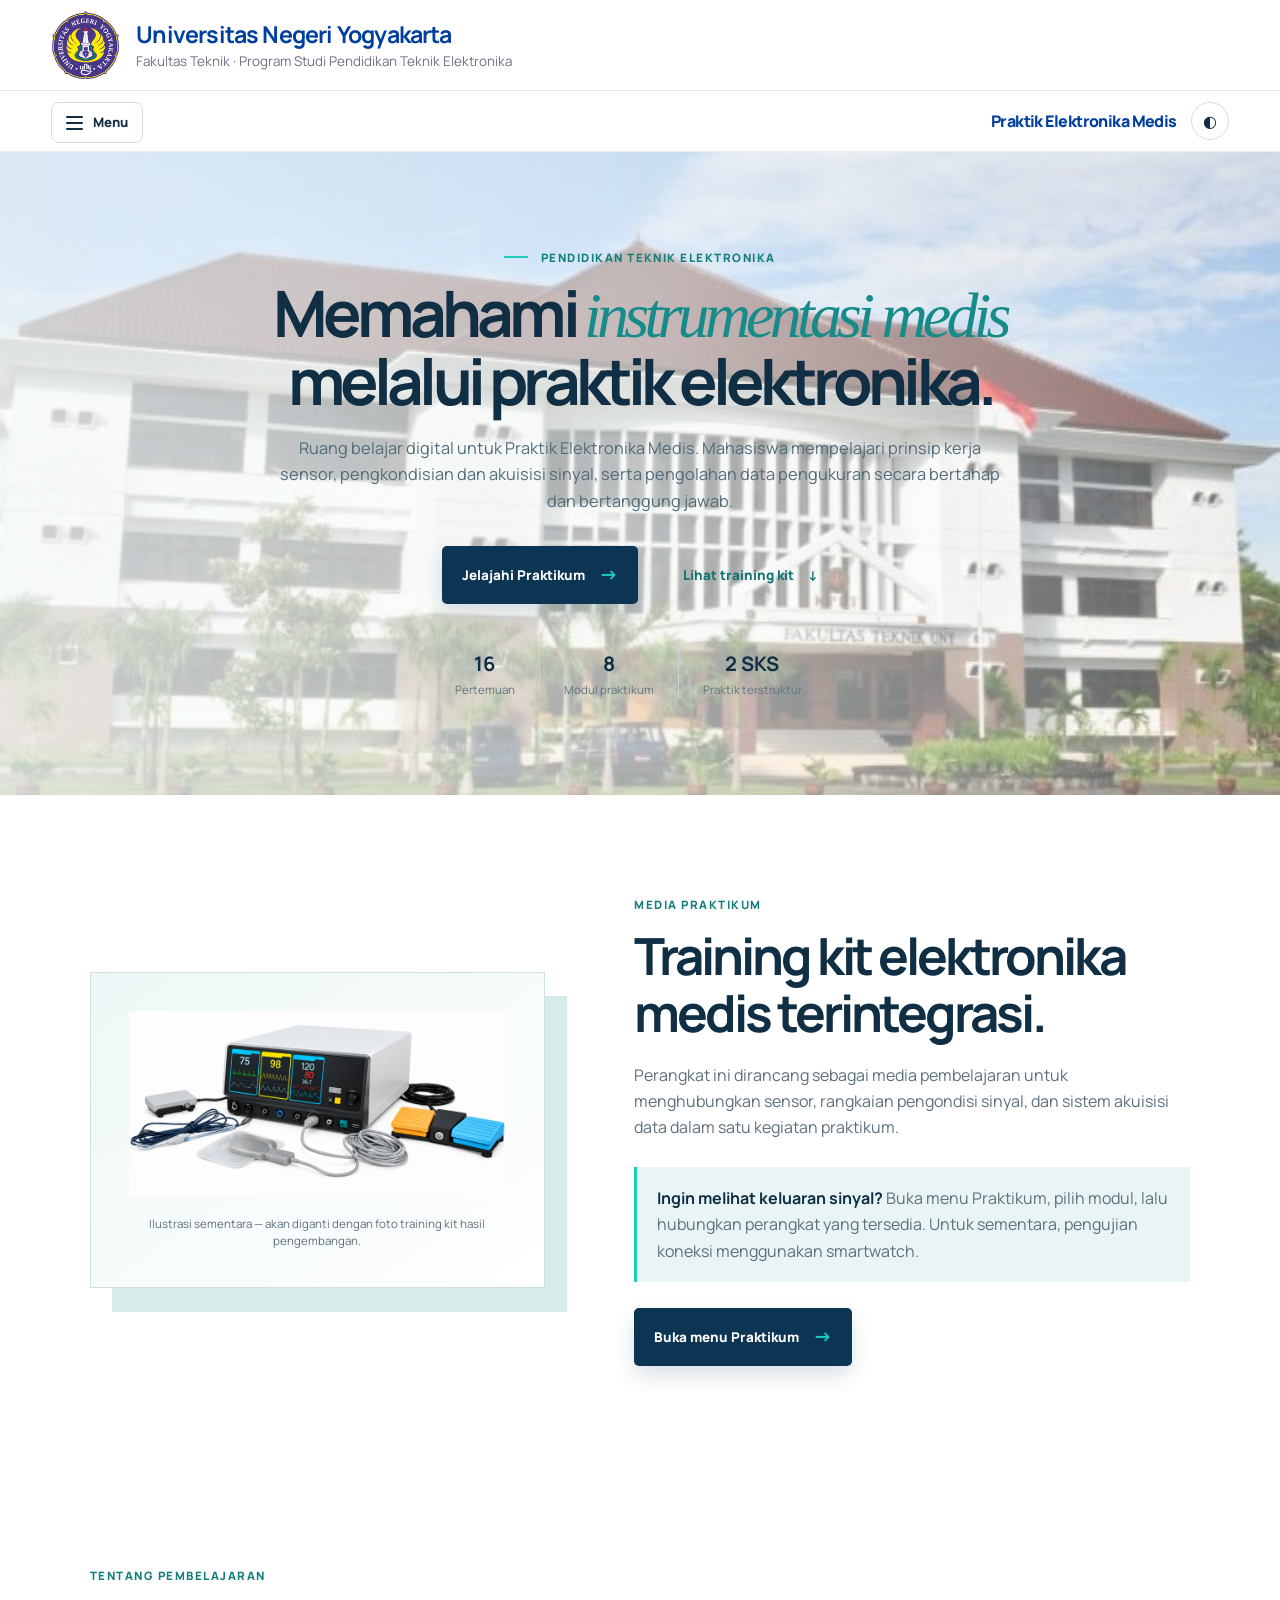
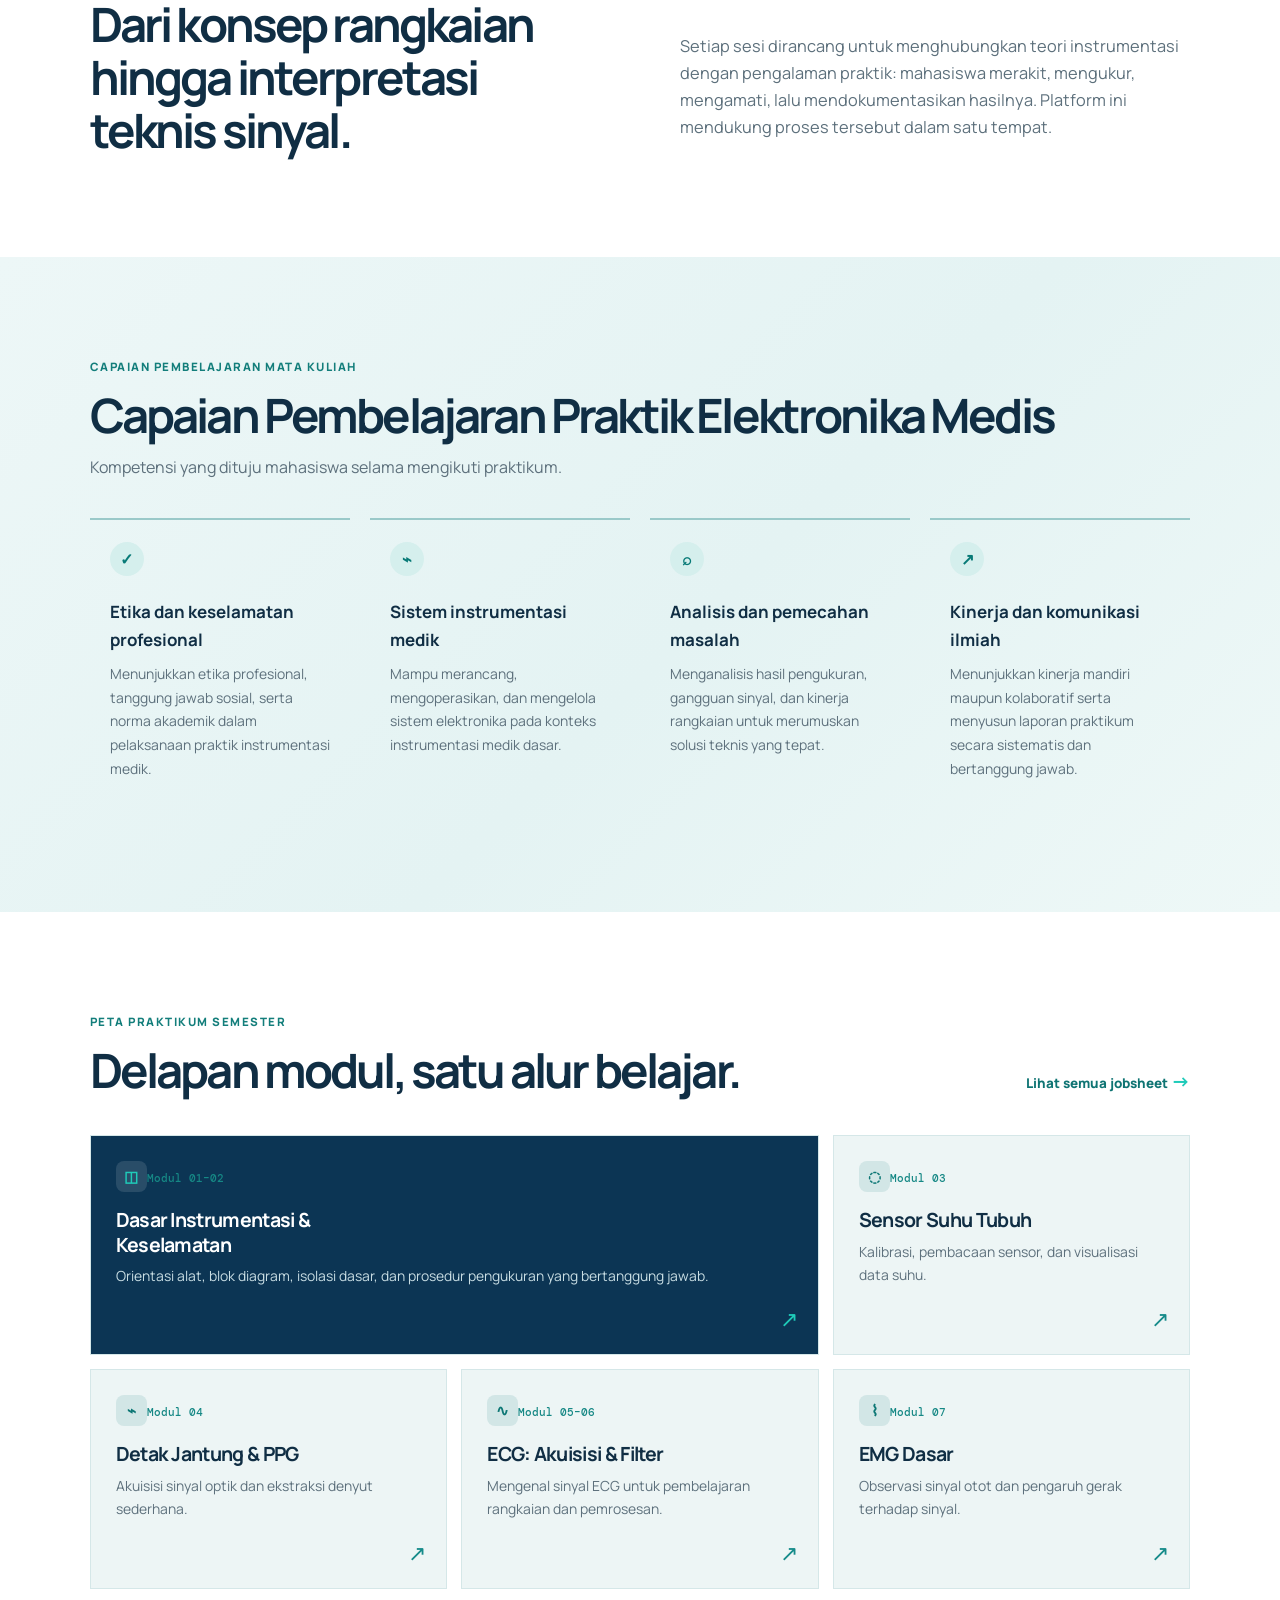
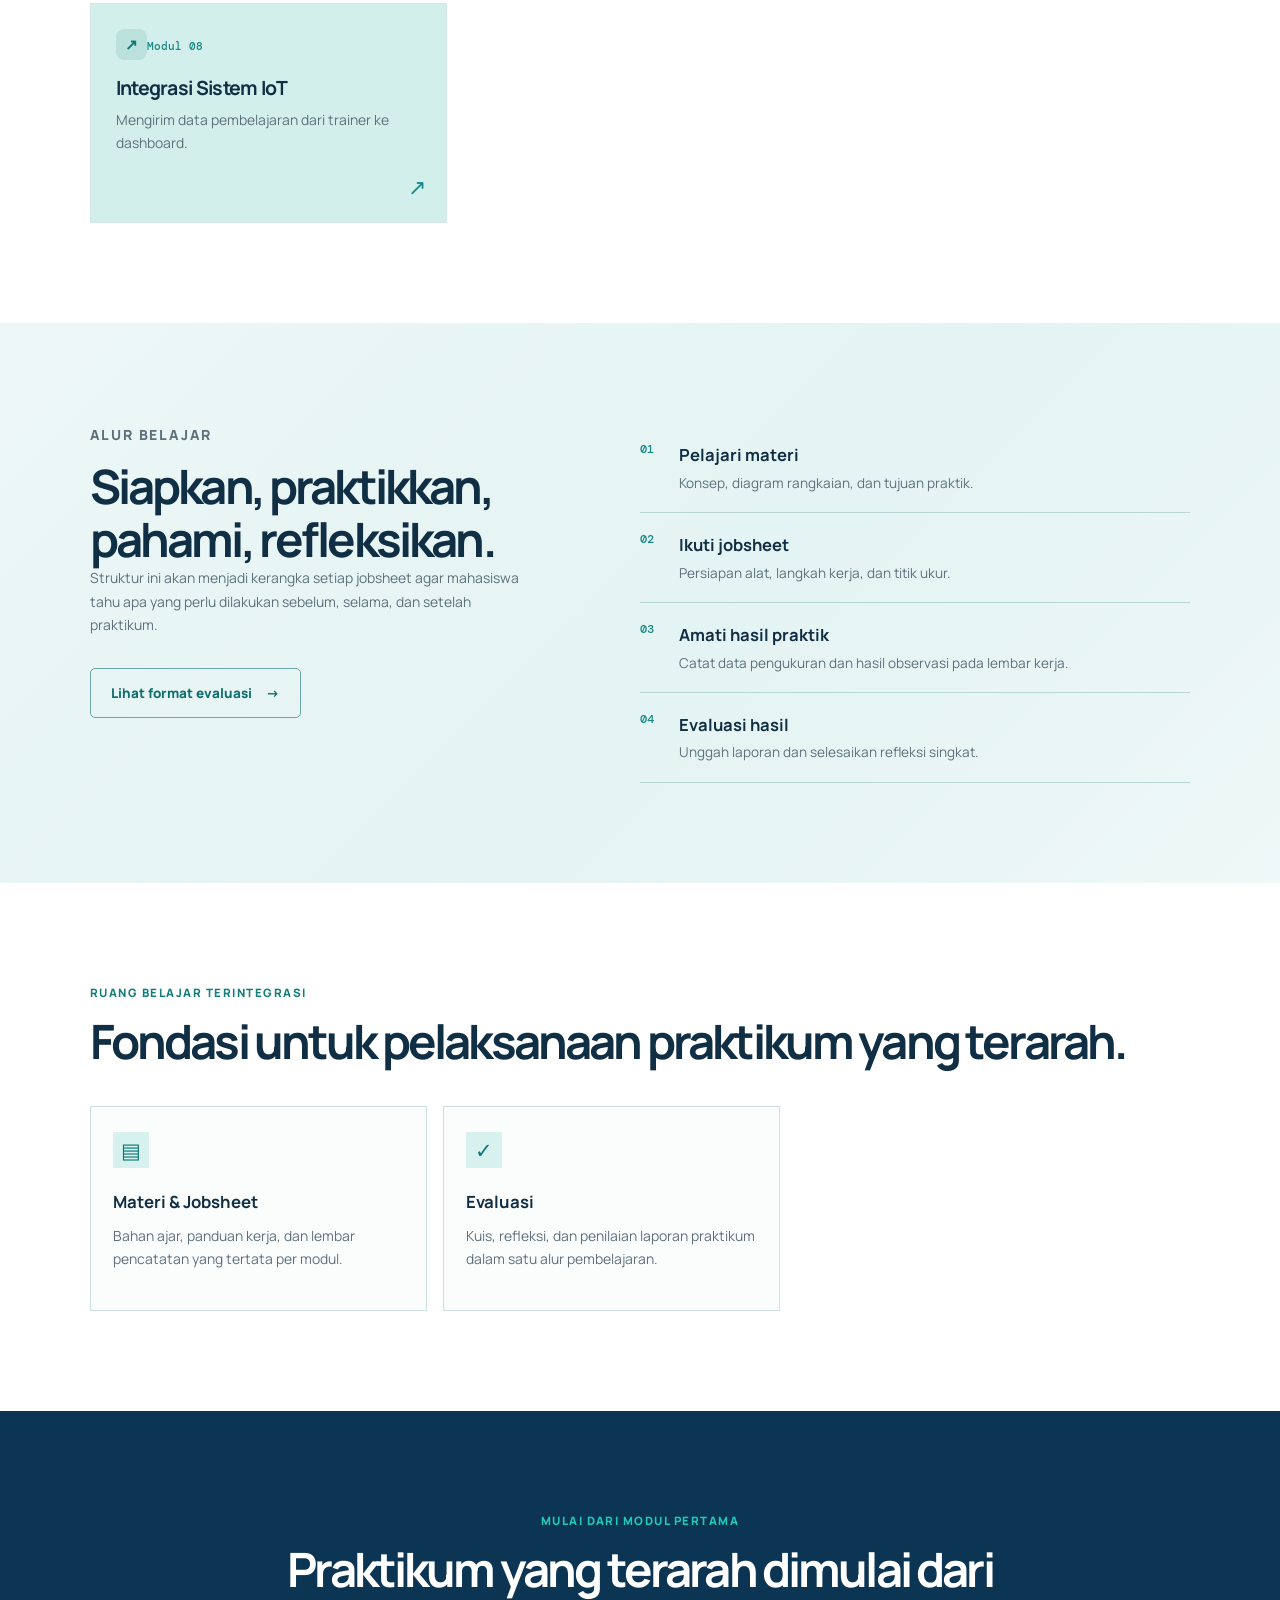
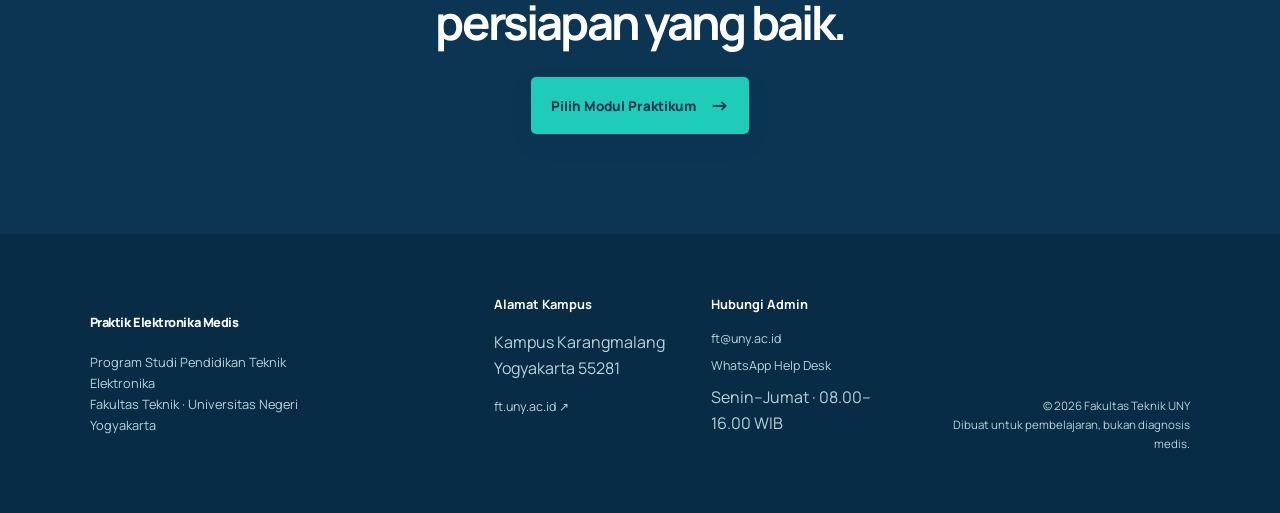
<file: index.html>
<!doctype html>
<html lang="id">
<head>
  <meta charset="UTF-8" />
  <meta name="viewport" content="width=device-width, initial-scale=1.0" />
  <meta name="description" content="Platform pembelajaran untuk mata kuliah Praktik Elektronika Medis, Pendidikan Teknik Elektronika." />
  <title>Praktik Elektronika Medis | PTE UNY</title>
  <link rel="preconnect" href="https://fonts.googleapis.com" />
  <link rel="preconnect" href="https://fonts.gstatic.com" crossorigin />
  <link href="https://fonts.googleapis.com/css2?family=DM+Mono:wght@400;500&family=Manrope:wght@400;500;600;700;800&display=swap" rel="stylesheet" />
  <link rel="icon" type="image/svg+xml" href="data:image/svg+xml,%3Csvg xmlns='http://www.w3.org/2000/svg' viewBox='0 0 64 64'%3E%3Crect width='64' height='64' rx='14' fill='%230b3b62'/%3E%3Cpath d='M10 35h10l5-15 8 29 7-18h14' fill='none' stroke='%2349d8c5' stroke-width='5' stroke-linecap='round' stroke-linejoin='round'/%3E%3C/svg%3E" />
  <link rel="stylesheet" href="styles.css" />
  <link rel="stylesheet" href="identity.css" />
  <link rel="stylesheet" href="compact-features.css" />
  <link rel="stylesheet" href="report-upload.css" />
  <link rel="stylesheet" href="visual-enhancements.css" />
  <link rel="stylesheet" href="dark-mode-fix.css" />
</head>
<body>
  <header class="site-header">
    <div class="identity-bar">
      <a class="uny-seal" href="#beranda" aria-label="Universitas Negeri Yogyakarta"><span><img src="assets/logo-uny.png" alt="Lambang Universitas Negeri Yogyakarta" /></span></a>
      <div class="institution-name"><strong>Universitas Negeri Yogyakarta</strong><span>Fakultas Teknik · Program Studi Pendidikan Teknik Elektronika</span></div>
    </div>
    <div class="platform-bar">
      <details class="nav-dropdown">
        <summary>
          <span class="menu-icon" aria-hidden="true"><i></i><i></i><i></i></span>
          <span>Menu</span>
        </summary>
        <nav class="main-nav" aria-label="Navigasi utama">
          <a class="active" href="index.html">Beranda</a>
          <a href="materi.html">Materi</a>
          <a href="jobsheet.html">Jobsheet</a>
          <a href="praktikum.html">Praktikum</a>
          <a href="evaluasi.html">Evaluasi</a>
          <a href="laporan.html">Unggah Laporan</a>
          <a href="asisten-ai.html">Asisten AI</a>
          <a href="profil-dosen.html">Profil Dosen</a>
          <a href="tentang.html">Tentang</a>
        </nav>
      </details>

      <div class="header-tools">
        <a class="course-brand" href="#beranda">Praktik Elektronika Medis</a>
        <button class="theme-control" type="button" aria-label="Ubah mode warna" title="Ubah mode warna" onclick="togglePageTheme()">◐</button>
      </div>
    </div>
  </header>

  <main>
    <section class="hero" id="beranda">
      <div class="hero-copy">
        <p class="eyebrow"><span></span> Pendidikan Teknik Elektronika</p>
        <h1>Memahami <em>instrumentasi medis</em> melalui praktik elektronika.</h1>
        <p class="hero-text">Ruang belajar digital untuk Praktik Elektronika Medis. Mahasiswa mempelajari prinsip kerja sensor, pengkondisian dan akuisisi sinyal, serta pengolahan data pengukuran secara bertahap dan bertanggung jawab.</p>
        <div class="hero-actions"><a class="button primary" href="praktikum.html">Jelajahi Praktikum <span>→</span></a><a class="button text-button" href="#training-kit">Lihat training kit <span>↓</span></a></div>
        <div class="course-meta"><div><strong>16</strong><span>Pertemuan</span></div><div><strong>8</strong><span>Modul praktikum</span></div><div><strong>2 SKS</strong><span>Praktik terstruktur</span></div></div>
      </div>
    </section>

    <section class="training-showcase section" id="training-kit">
      <figure class="training-photo">
        <img src="training-kit-hd.png" alt="Ilustrasi training kit elektronika medis dengan monitor dan beberapa sensor" />
        <figcaption>Ilustrasi sementara — akan diganti dengan foto training kit hasil pengembangan.</figcaption>
      </figure>
      <div class="training-copy">
        <p class="eyebrow">Media praktikum</p>
        <h2>Training kit elektronika medis terintegrasi.</h2>
        <p>Perangkat ini dirancang sebagai media pembelajaran untuk menghubungkan sensor, rangkaian pengondisi sinyal, dan sistem akuisisi data dalam satu kegiatan praktikum.</p>
        <p class="training-notice"><strong>Ingin melihat keluaran sinyal?</strong> Buka menu Praktikum, pilih modul, lalu hubungkan perangkat yang tersedia. Untuk sementara, pengujian koneksi menggunakan smartwatch.</p>
        <a class="button primary" href="praktikum.html">Buka menu Praktikum <span>→</span></a>
      </div>
    </section>

    <section class="intro section" id="materi">
      <div><p class="eyebrow">Tentang pembelajaran</p><h2>Dari konsep rangkaian hingga interpretasi teknis sinyal.</h2></div>
      <p>Setiap sesi dirancang untuk menghubungkan teori instrumentasi dengan pengalaman praktik: mahasiswa merakit, mengukur, mengamati, lalu mendokumentasikan hasilnya. Platform ini mendukung proses tersebut dalam satu tempat.</p>
    </section>

    <section class="outcomes section" aria-labelledby="outcomes-title">
      <div class="section-heading"><p class="eyebrow">Capaian Pembelajaran Mata Kuliah</p><h2 id="outcomes-title">Capaian Pembelajaran Praktik Elektronika Medis</h2><p class="outcomes-intro">Kompetensi yang dituju mahasiswa selama mengikuti praktikum.</p></div>
      <div class="outcome-grid"><article><span class="number">CPL-1</span><h3>Etika dan keselamatan profesional</h3><p>Menunjukkan etika profesional, tanggung jawab sosial, serta norma akademik dalam pelaksanaan praktik instrumentasi medik.</p></article><article><span class="number">CPL-3</span><h3>Sistem instrumentasi medik</h3><p>Mampu merancang, mengoperasikan, dan mengelola sistem elektronika pada konteks instrumentasi medik dasar.</p></article><article><span class="number">CPL-4</span><h3>Analisis dan pemecahan masalah</h3><p>Menganalisis hasil pengukuran, gangguan sinyal, dan kinerja rangkaian untuk merumuskan solusi teknis yang tepat.</p></article><article><span class="number">CPL-7 · CPL-8</span><h3>Kinerja dan komunikasi ilmiah</h3><p>Menunjukkan kinerja mandiri maupun kolaboratif serta menyusun laporan praktikum secara sistematis dan bertanggung jawab.</p></article></div>
    </section>

    <section class="modules section" id="praktikum">
      <div class="section-heading split"><div><p class="eyebrow">Peta praktikum semester</p><h2>Delapan modul, satu alur belajar.</h2></div><a href="jobsheet.html" class="inline-link">Lihat semua jobsheet <span>→</span></a></div>
      <div class="module-grid">
        <article class="module-card featured"><span class="module-label">Modul 01–02</span><h3>Dasar Instrumentasi & Keselamatan</h3><p>Orientasi alat, blok diagram, isolasi dasar, dan prosedur pengukuran yang bertanggung jawab.</p><span class="card-arrow">↗</span></article>
        <article class="module-card"><span class="module-label">Modul 03</span><h3>Sensor Suhu Tubuh</h3><p>Kalibrasi, pembacaan sensor, dan visualisasi data suhu.</p><span class="card-arrow">↗</span></article>
        <article class="module-card"><span class="module-label">Modul 04</span><h3>Detak Jantung & PPG</h3><p>Akuisisi sinyal optik dan ekstraksi denyut sederhana.</p><span class="card-arrow">↗</span></article>
        <article class="module-card"><span class="module-label">Modul 05–06</span><h3>ECG: Akuisisi & Filter</h3><p>Mengenal sinyal ECG untuk pembelajaran rangkaian dan pemrosesan.</p><span class="card-arrow">↗</span></article>
        <article class="module-card"><span class="module-label">Modul 07</span><h3>EMG Dasar</h3><p>Observasi sinyal otot dan pengaruh gerak terhadap sinyal.</p><span class="card-arrow">↗</span></article>
        <article class="module-card accent"><span class="module-label">Modul 08</span><h3>Integrasi Sistem IoT</h3><p>Mengirim data pembelajaran dari trainer ke dashboard.</p><span class="card-arrow">↗</span></article>
      </div>
    </section>

    <section class="learning-flow section" id="jobsheet">
      <div class="flow-copy"><p class="eyebrow">Alur belajar</p><h2>Siapkan, praktikkan, pahami, refleksikan.</h2><p>Struktur ini akan menjadi kerangka setiap jobsheet agar mahasiswa tahu apa yang perlu dilakukan sebelum, selama, dan setelah praktikum.</p><a class="button outline" href="evaluasi.html">Lihat format evaluasi <span>→</span></a></div>
      <ol class="flow-list"><li><span>01</span><div><h3>Pelajari materi</h3><p>Konsep, diagram rangkaian, dan tujuan praktik.</p></div></li><li><span>02</span><div><h3>Ikuti jobsheet</h3><p>Persiapan alat, langkah kerja, dan titik ukur.</p></div></li><li><span>03</span><div><h3>Amati hasil praktik</h3><p>Catat data pengukuran dan hasil observasi pada lembar kerja.</p></div></li><li><span>04</span><div><h3>Evaluasi hasil</h3><p>Unggah laporan dan selesaikan refleksi singkat.</p></div></li></ol>
    </section>

    <section class="platform section" id="evaluasi">
      <div class="section-heading"><p class="eyebrow">Ruang belajar terintegrasi</p><h2>Fondasi untuk pelaksanaan praktikum yang terarah.</h2></div>
      <div class="feature-grid feature-grid-compact"><article><span class="feature-icon">▤</span><h3>Materi & Jobsheet</h3><p>Bahan ajar, panduan kerja, dan lembar pencatatan yang tertata per modul.</p></article><article><span class="feature-icon">✓</span><h3>Evaluasi</h3><p>Kuis, refleksi, dan penilaian laporan praktikum dalam satu alur pembelajaran.</p></article></div>
    </section>


    <section class="cta section"><p class="eyebrow">Mulai dari modul pertama</p><h2>Praktikum yang terarah dimulai dari persiapan yang baik.</h2><a class="button primary" href="#praktikum">Pilih Modul Praktikum <span>→</span></a></section>
  </main>

  <footer id="tentang"><div class="footer-brand"><p class="footer-course">Praktik Elektronika Medis</p><p>Program Studi Pendidikan Teknik Elektronika<br>Fakultas Teknik · Universitas Negeri Yogyakarta</p></div><div><h3>Alamat Kampus</h3><p>Kampus Karangmalang<br>Yogyakarta 55281</p><a href="https://ft.uny.ac.id" target="_blank" rel="noopener">ft.uny.ac.id ↗</a></div><div><h3>Hubungi Admin</h3><a href="mailto:ft@uny.ac.id">ft@uny.ac.id</a><a href="https://wa.me/6289529199119" target="_blank" rel="noopener">WhatsApp Help Desk</a><p>Senin–Jumat · 08.00–16.00 WIB</p></div><p class="footer-note">© 2026 Fakultas Teknik UNY<br>Dibuat untuk pembelajaran, bukan diagnosis medis.</p></footer>
  <script>
    function togglePageTheme() {
      const root = document.documentElement;
      const button = document.querySelector('.theme-control');
      const dark = root.dataset.theme !== 'dark';
      root.dataset.theme = dark ? 'dark' : 'light';
      localStorage.setItem('pem-theme', root.dataset.theme);
      if (button) button.textContent = dark ? '☀' : '◐';
    }

    (function restorePageTheme() {
      const saved = localStorage.getItem('pem-theme') || 'light';
      document.documentElement.dataset.theme = saved;
      const button = document.querySelector('.theme-control');
      if (button) button.textContent = saved === 'dark' ? '☀' : '◐';
    })();
  </script>
  <script src="script.js"></script>
</body>
</html>
</file>
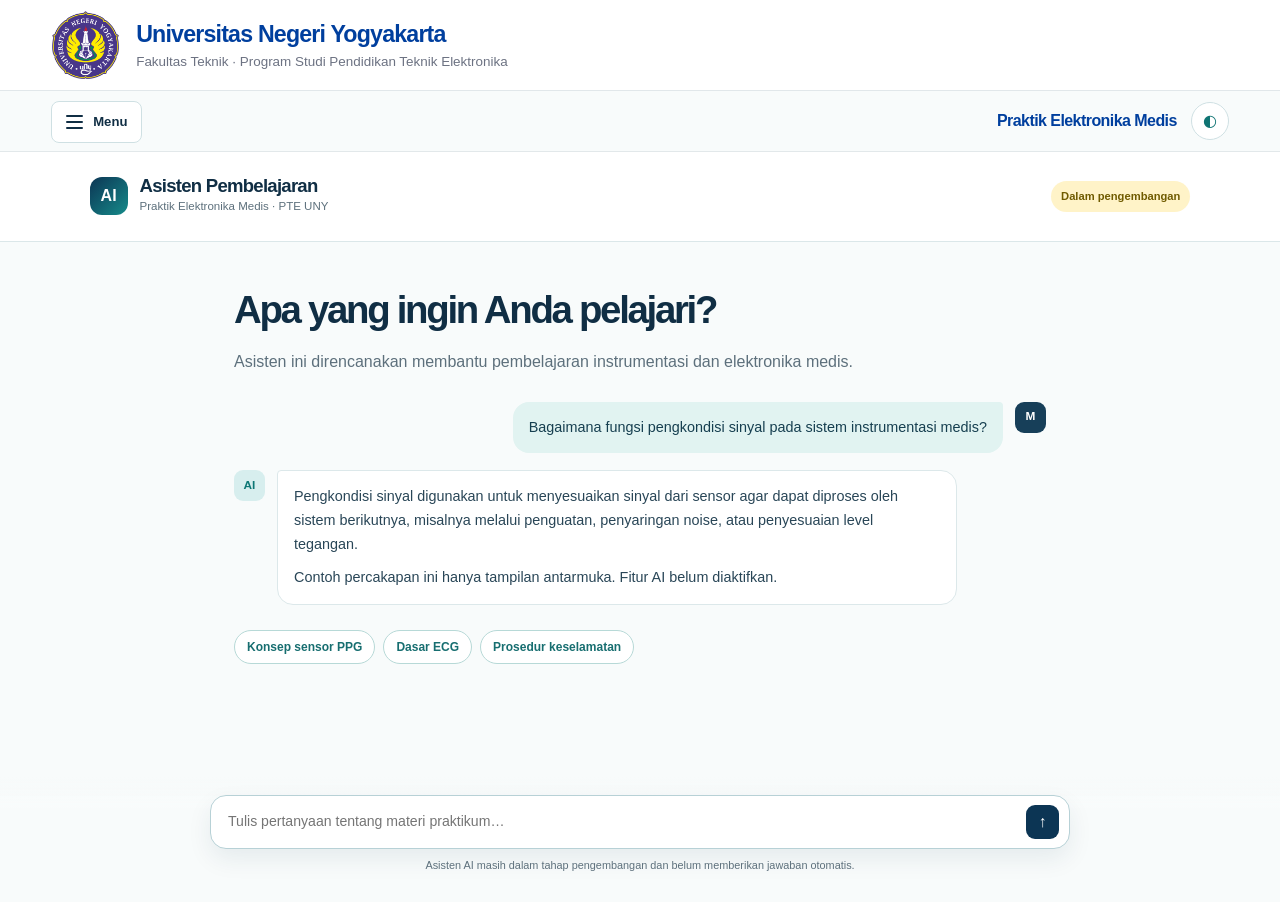
<file: asisten-ai.html>
<!doctype html><html lang="id"><head><meta charset="UTF-8"><meta name="viewport" content="width=device-width,initial-scale=1.0"><title>Asisten AI | Praktik Elektronika Medis</title><link rel="stylesheet" href="styles.css"><link rel="stylesheet" href="identity.css"><link rel="stylesheet" href="pages.css"><link rel="stylesheet" href="ai.css"></head><body><header class="site-header"><div class="identity-bar"><a class="uny-seal" href="index.html"><span><img src="assets/logo-uny-reference.png" alt="Lambang Universitas Negeri Yogyakarta"></span></a><div class="institution-name"><strong>Universitas Negeri Yogyakarta</strong><span>Fakultas Teknik · Program Studi Pendidikan Teknik Elektronika</span></div></div><div class="platform-bar"><a class="course-brand" href="index.html">Praktik Elektronika Medis</a><button class="menu-toggle" aria-label="Buka menu" aria-expanded="false"><span></span><span></span></button><nav class="main-nav" aria-label="Navigasi utama"><a href="index.html">Beranda</a><a href="materi.html">Materi</a><a href="jobsheet.html">Jobsheet</a><a href="praktikum.html">Praktikum</a><a href="evaluasi.html">Evaluasi</a><a href="laporan.html">Unggah Laporan</a><a class="active" href="asisten-ai.html">Asisten AI</a><a href="profil-dosen.html">Profil Dosen</a><a href="tentang.html">Tentang</a></nav></div></header><main><section class="page-hero"><p class="eyebrow">Rencana pengembangan</p><h1>Asisten AI Pembelajaran</h1><p>Fitur pendukung pembelajaran yang direncanakan untuk membantu mahasiswa memahami Praktik Elektronika Medis.</p></section></main><script src="script.js"></script></body></html>
</file>
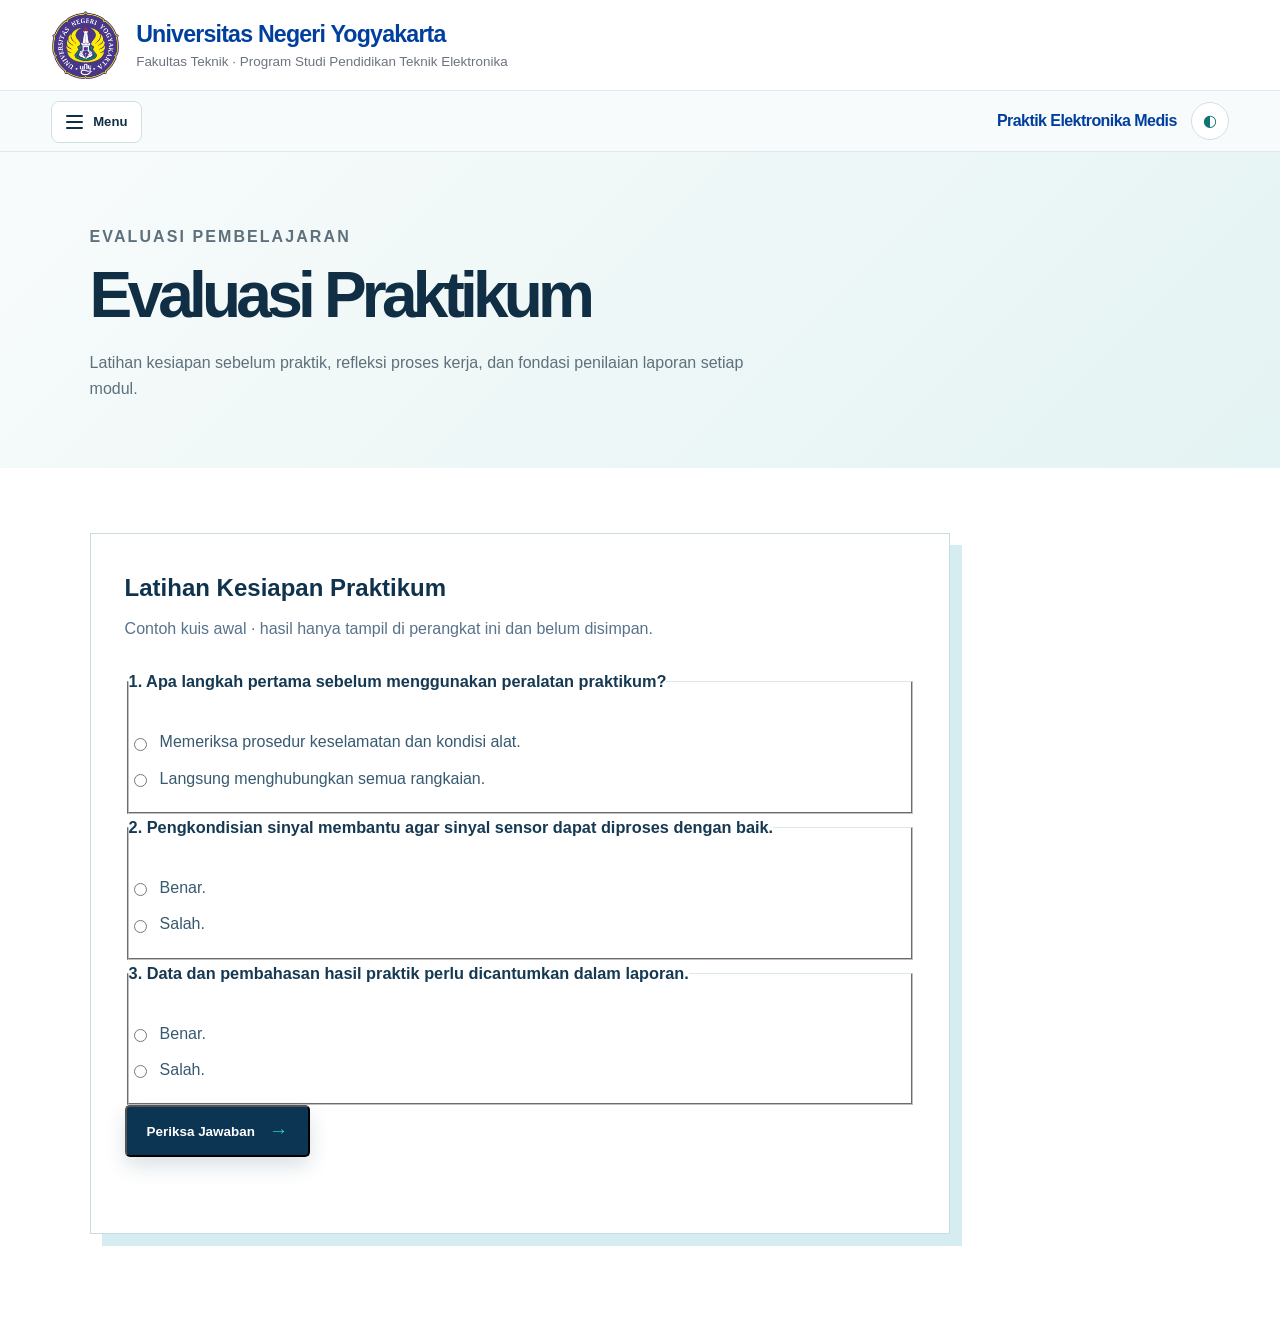
<file: evaluasi.html>
<!doctype html>
<html lang="id">
<head><meta charset="UTF-8"><meta name="viewport" content="width=device-width,initial-scale=1.0"><title>Evaluasi | Praktik Elektronika Medis</title><link rel="stylesheet" href="styles.css"><link rel="stylesheet" href="identity.css"><link rel="stylesheet" href="pages.css"><link rel="stylesheet" href="stability.css"></head>
<body>
  <header class="site-header"><div class="identity-bar"><a class="uny-seal" href="index.html"><span><img src="assets/logo-uny-reference.png" alt="Lambang Universitas Negeri Yogyakarta"></span></a><div class="institution-name"><strong>Universitas Negeri Yogyakarta</strong><span>Fakultas Teknik · Program Studi Pendidikan Teknik Elektronika</span></div></div><div class="platform-bar"><a class="course-brand" href="index.html">Praktik Elektronika Medis</a><button class="menu-toggle" aria-label="Buka menu" aria-expanded="false"><span></span><span></span></button><nav class="main-nav" aria-label="Navigasi utama"><a href="index.html">Beranda</a><a href="materi.html">Materi</a><a href="jobsheet.html">Jobsheet</a><a href="praktikum.html">Praktikum</a><a class="active" href="evaluasi.html">Evaluasi</a><a href="laporan.html">Unggah Laporan</a><a href="asisten-ai.html">Asisten AI</a><a href="profil-dosen.html">Profil Dosen</a><a href="tentang.html">Tentang</a></nav></div></header>
  <main><section class="page-hero"><p class="eyebrow">Evaluasi pembelajaran</p><h1>Evaluasi Praktikum</h1><p>Latihan kesiapan sebelum praktik, refleksi proses kerja, dan fondasi penilaian laporan setiap modul.</p></section><section class="page-content"><form class="quiz-panel" id="readiness-quiz"><h2>Latihan Kesiapan Praktikum</h2><p class="quiz-meta">Contoh kuis awal · hasil hanya tampil di perangkat ini dan belum disimpan.</p><fieldset class="quiz-question"><legend>1. Apa langkah pertama sebelum menggunakan peralatan praktikum?</legend><div class="quiz-options"><label><input type="radio" name="safety" value="correct"> Memeriksa prosedur keselamatan dan kondisi alat.</label><label><input type="radio" name="safety" value="wrong"> Langsung menghubungkan semua rangkaian.</label></div></fieldset><fieldset class="quiz-question"><legend>2. Pengkondisian sinyal membantu agar sinyal sensor dapat diproses dengan baik.</legend><div class="quiz-options"><label><input type="radio" name="signal" value="correct"> Benar.</label><label><input type="radio" name="signal" value="wrong"> Salah.</label></div></fieldset><fieldset class="quiz-question"><legend>3. Data dan pembahasan hasil praktik perlu dicantumkan dalam laporan.</legend><div class="quiz-options"><label><input type="radio" name="report" value="correct"> Benar.</label><label><input type="radio" name="report" value="wrong"> Salah.</label></div></fieldset><button class="button primary" type="submit">Periksa Jawaban <span>→</span></button><p class="quiz-result" id="quiz-result" aria-live="polite"></p></form></section></main>
  <script src="script.js"></script>
</body></html>
</file>
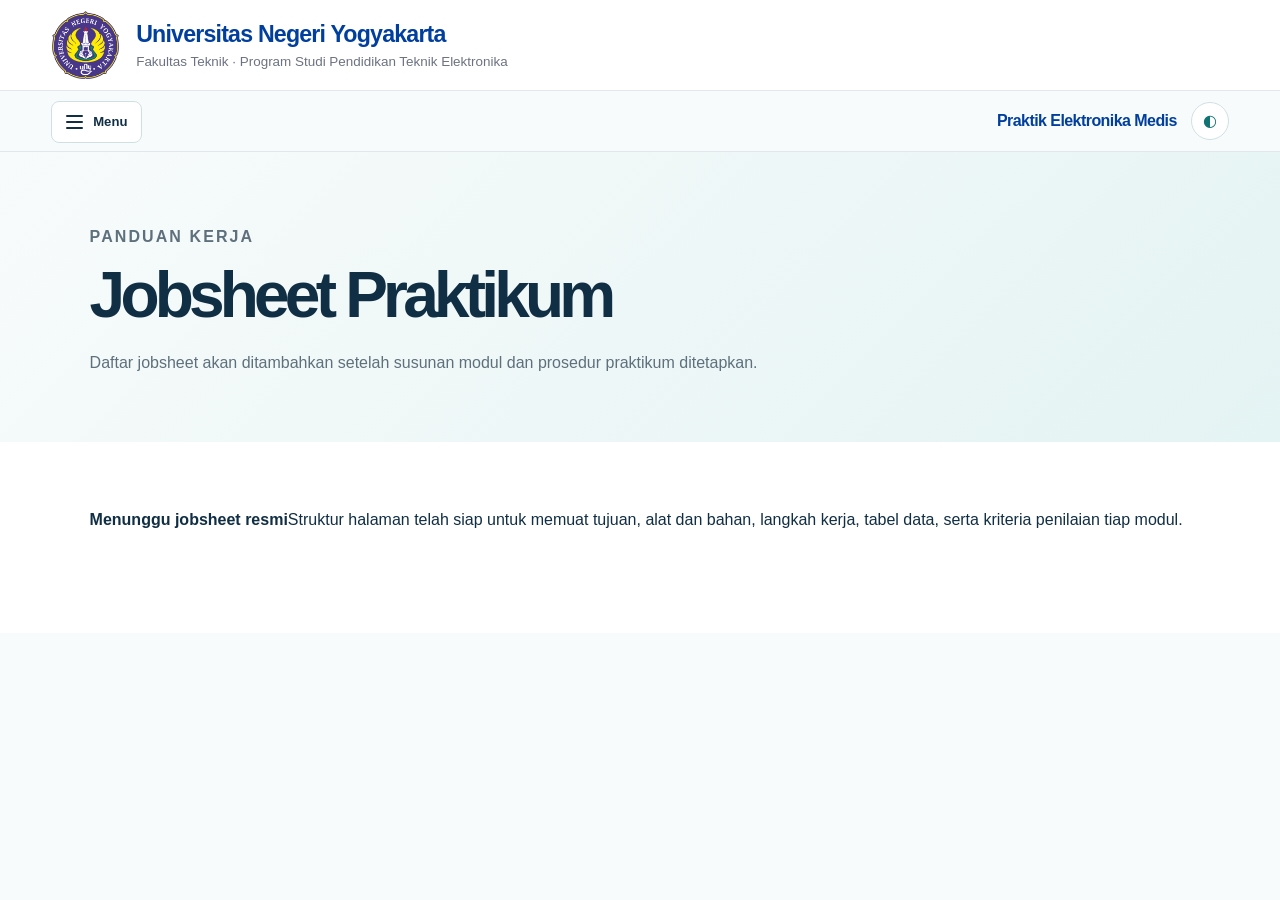
<file: jobsheet.html>
<!doctype html><html lang="id"><head><meta charset="UTF-8"><meta name="viewport" content="width=device-width,initial-scale=1.0"><title>Jobsheet | Praktik Elektronika Medis</title><link rel="stylesheet" href="styles.css"><link rel="stylesheet" href="identity.css"><link rel="stylesheet" href="pages.css"></head><body><header class="site-header"><div class="identity-bar"><a class="uny-seal" href="index.html"><span><img src="assets/logo-uny-reference.png" alt="Lambang Universitas Negeri Yogyakarta"></span></a><div class="institution-name"><strong>Universitas Negeri Yogyakarta</strong><span>Fakultas Teknik · Program Studi Pendidikan Teknik Elektronika</span></div></div><div class="platform-bar"><a class="course-brand" href="index.html">Praktik Elektronika Medis</a><button class="menu-toggle" aria-label="Buka menu" aria-expanded="false"><span></span><span></span></button><nav class="main-nav" aria-label="Navigasi utama"><a href="index.html">Beranda</a><a href="materi.html">Materi</a><a class="active" href="jobsheet.html">Jobsheet</a><a href="praktikum.html">Praktikum</a><a href="evaluasi.html">Evaluasi</a><a href="laporan.html">Unggah Laporan</a><a href="asisten-ai.html">Asisten AI</a><a href="profil-dosen.html">Profil Dosen</a><a href="tentang.html">Tentang</a></nav></div></header><main><section class="page-hero"><p class="eyebrow">Panduan kerja</p><h1>Jobsheet Praktikum</h1><p>Daftar jobsheet akan ditambahkan setelah susunan modul dan prosedur praktikum ditetapkan.</p></section><section class="page-content"><div class="ai-boundary"><strong>Menunggu jobsheet resmi</strong>Struktur halaman telah siap untuk memuat tujuan, alat dan bahan, langkah kerja, tabel data, serta kriteria penilaian tiap modul.</div></section></main><script src="script.js"></script></body></html>
</file>
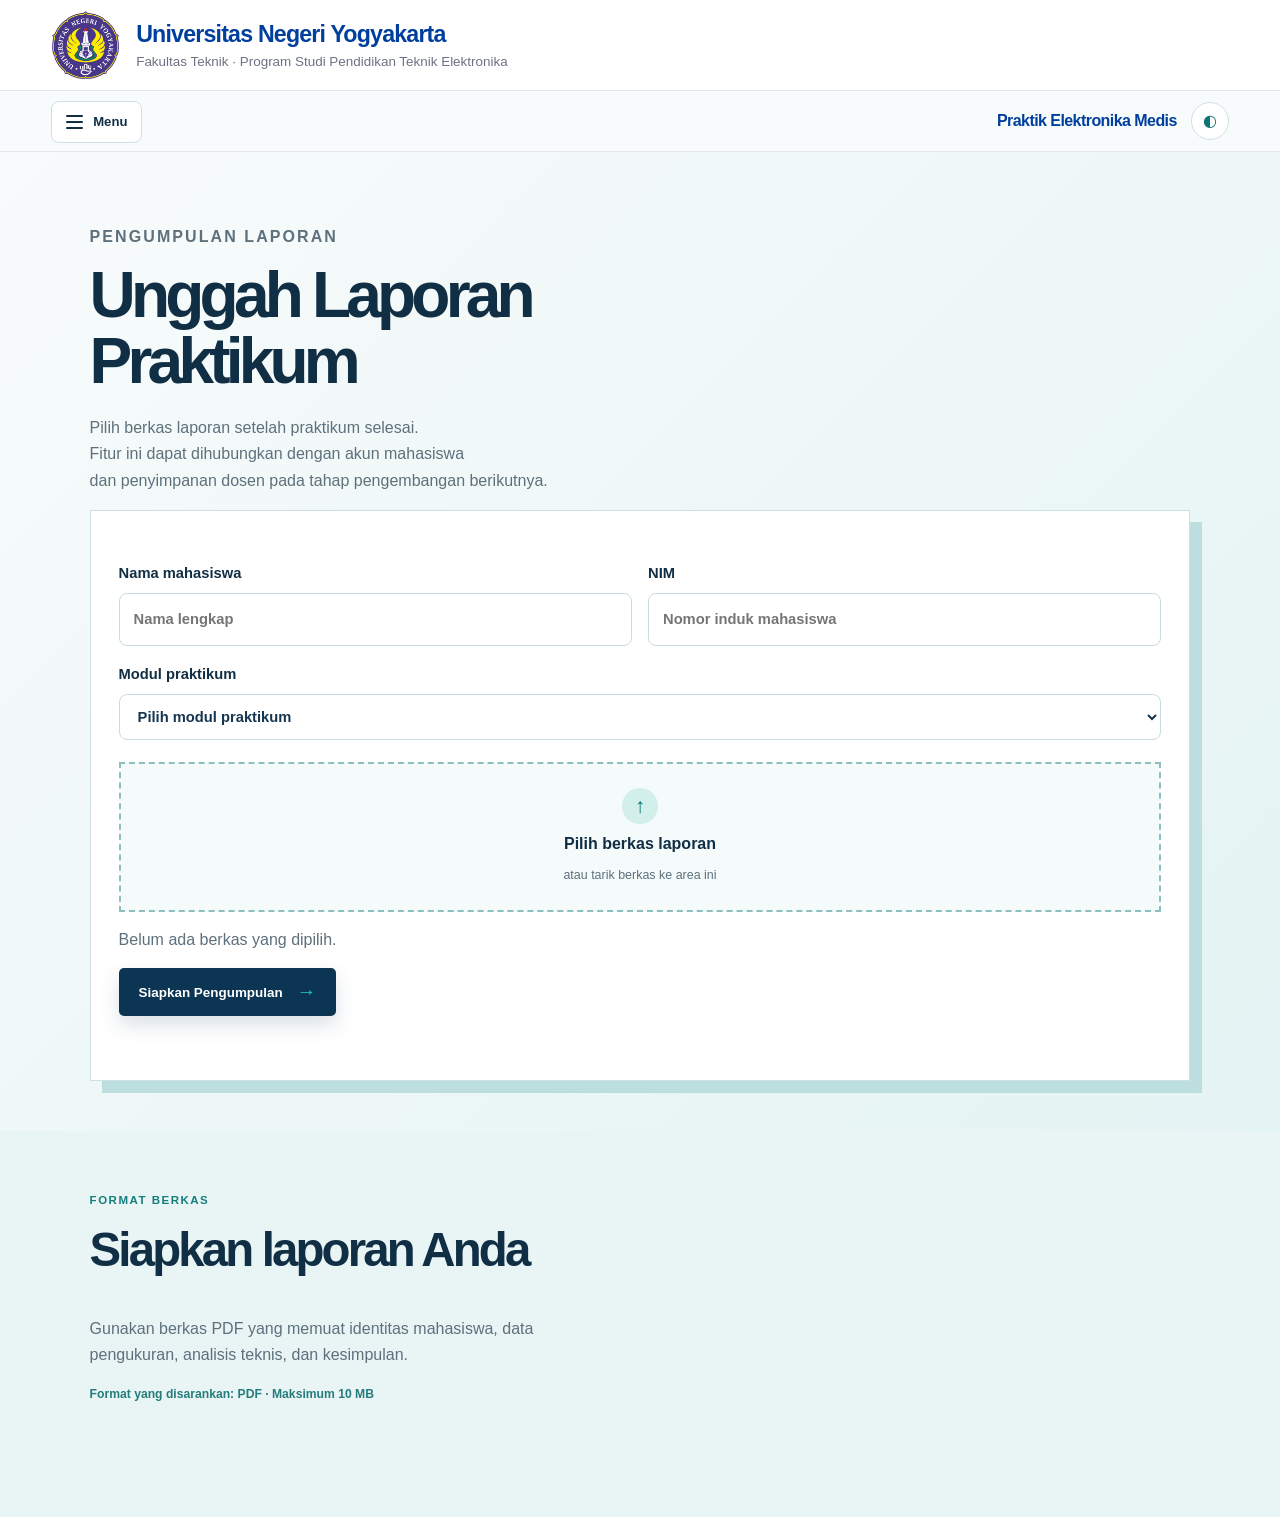
<file: laporan.html>
<!doctype html>
<html lang="id">
<head>
  <meta charset="UTF-8">
  <meta name="viewport" content="width=device-width,initial-scale=1.0">
  <title>Unggah Laporan | Praktik Elektronika Medis</title>
  <link rel="stylesheet" href="styles.css"><link rel="stylesheet" href="identity.css"><link rel="stylesheet" href="pages.css"><link rel="stylesheet" href="report-upload.css"><link rel="stylesheet" href="stability.css">
</head>
<body>
  <header class="site-header"><div class="identity-bar"><a class="uny-seal" href="index.html"><span><img src="assets/logo-uny-reference.png" alt="Lambang Universitas Negeri Yogyakarta"></span></a><div class="institution-name"><strong>Universitas Negeri Yogyakarta</strong><span>Fakultas Teknik · Program Studi Pendidikan Teknik Elektronika</span></div></div><div class="platform-bar"><a class="course-brand" href="index.html">Praktik Elektronika Medis</a><button class="menu-toggle" aria-label="Buka menu" aria-expanded="false"><span></span><span></span></button><nav class="main-nav" aria-label="Navigasi utama"><a href="index.html">Beranda</a><a href="materi.html">Materi</a><a href="jobsheet.html">Jobsheet</a><a href="praktikum.html">Praktikum</a><a href="evaluasi.html">Evaluasi</a><a class="active" href="laporan.html">Unggah Laporan</a><a href="asisten-ai.html">Asisten AI</a><a href="profil-dosen.html">Profil Dosen</a><a href="tentang.html">Tentang</a></nav></div></header>
  <main><section class="page-hero report-page"><div><p class="eyebrow">Pengumpulan laporan</p><h1>Unggah Laporan Praktikum</h1><p>Pilih berkas laporan setelah praktikum selesai.<br>Fitur ini dapat dihubungkan dengan akun mahasiswa<br>dan penyimpanan dosen pada tahap pengembangan berikutnya.</p></div><form class="upload-panel report-hero-panel" id="report-form"><div class="form-grid"><label class="form-field">Nama mahasiswa<input type="text" placeholder="Nama lengkap"></label><label class="form-field">NIM<input type="text" inputmode="numeric" placeholder="Nomor induk mahasiswa"></label><label class="form-field full">Modul praktikum<select><option value="">Pilih modul praktikum</option><option>Modul 01</option><option>Modul 02</option><option>Modul 03</option><option>Modul 04</option><option>Modul 05</option><option>Modul 06</option><option>Modul 07</option><option>Modul 08</option></select></label></div><label class="upload-dropzone" for="report-file"><span class="upload-icon">↑</span><strong>Pilih berkas laporan</strong><span>atau tarik berkas ke area ini</span><input id="report-file" type="file" accept="application/pdf"></label><p class="selected-file" id="selected-file" aria-live="polite">Belum ada berkas yang dipilih.</p><button class="button primary" type="submit">Siapkan Pengumpulan <span>→</span></button><p class="upload-status" id="upload-status" aria-live="polite"></p></form></section><section class="report-upload section"><div class="upload-copy"><p class="eyebrow">Format berkas</p><h2>Siapkan laporan Anda</h2><p>Gunakan berkas PDF yang memuat identitas mahasiswa, data pengukuran, analisis teknis, dan kesimpulan.</p><p class="upload-note">Format yang disarankan: PDF · Maksimum 10 MB</p></div></section></main>
  <script src="script.js"></script>
</body></html>
</file>
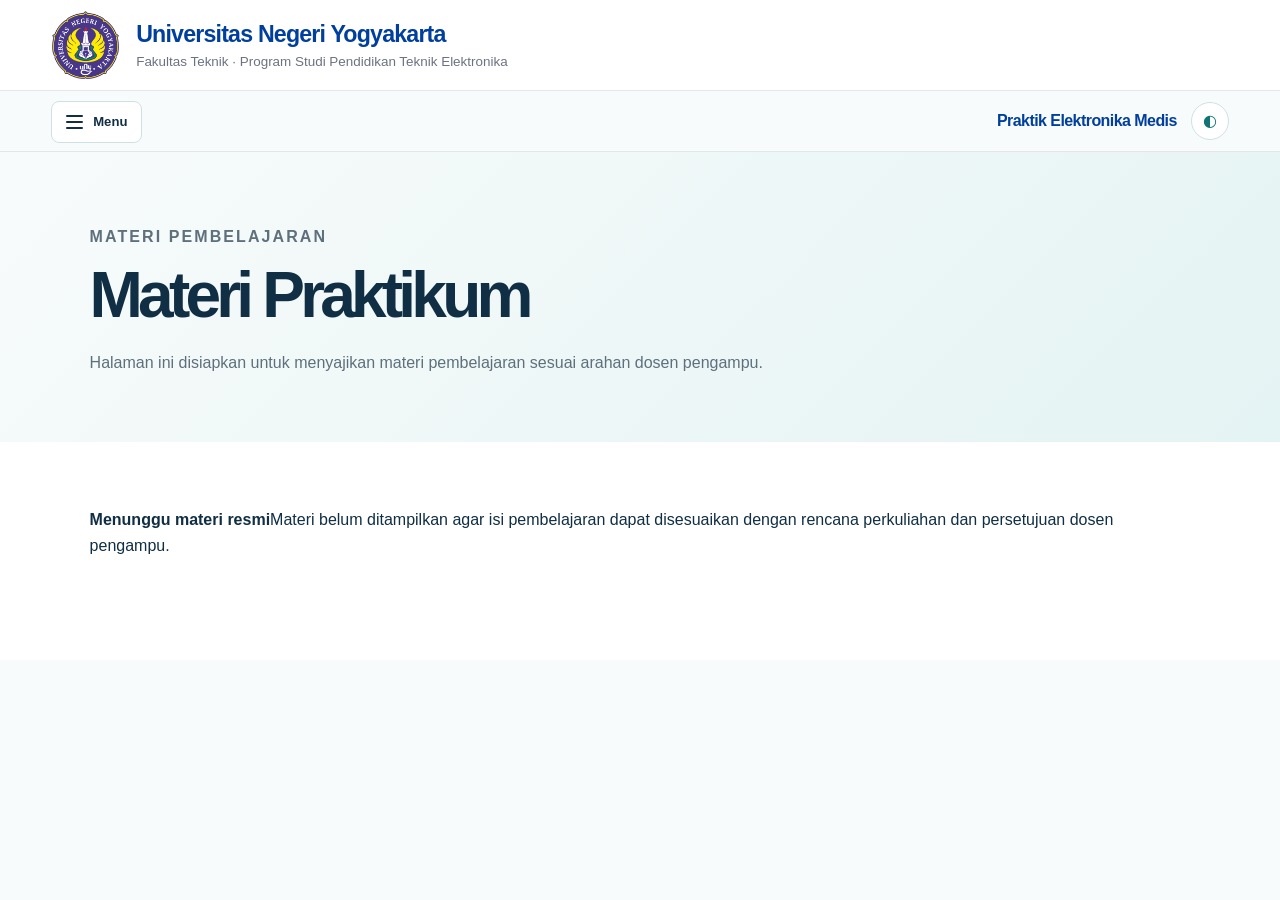
<file: materi.html>
<!doctype html><html lang="id"><head><meta charset="UTF-8"><meta name="viewport" content="width=device-width,initial-scale=1.0"><title>Materi | Praktik Elektronika Medis</title><link rel="stylesheet" href="styles.css"><link rel="stylesheet" href="identity.css"><link rel="stylesheet" href="pages.css"></head><body><header class="site-header"><div class="identity-bar"><a class="uny-seal" href="index.html"><span><img src="assets/logo-uny-reference.png" alt="Lambang Universitas Negeri Yogyakarta"></span></a><div class="institution-name"><strong>Universitas Negeri Yogyakarta</strong><span>Fakultas Teknik · Program Studi Pendidikan Teknik Elektronika</span></div></div><div class="platform-bar"><a class="course-brand" href="index.html">Praktik Elektronika Medis</a><button class="menu-toggle" aria-label="Buka menu" aria-expanded="false"><span></span><span></span></button><nav class="main-nav" aria-label="Navigasi utama"><a href="index.html">Beranda</a><a class="active" href="materi.html">Materi</a><a href="jobsheet.html">Jobsheet</a><a href="praktikum.html">Praktikum</a><a href="evaluasi.html">Evaluasi</a><a href="laporan.html">Unggah Laporan</a><a href="asisten-ai.html">Asisten AI</a><a href="profil-dosen.html">Profil Dosen</a><a href="tentang.html">Tentang</a></nav></div></header><main><section class="page-hero"><p class="eyebrow">Materi pembelajaran</p><h1>Materi Praktikum</h1><p>Halaman ini disiapkan untuk menyajikan materi pembelajaran sesuai arahan dosen pengampu.</p></section><section class="page-content"><div class="ai-boundary"><strong>Menunggu materi resmi</strong>Materi belum ditampilkan agar isi pembelajaran dapat disesuaikan dengan rencana perkuliahan dan persetujuan dosen pengampu.</div></section></main><script src="script.js"></script></body></html>
</file>
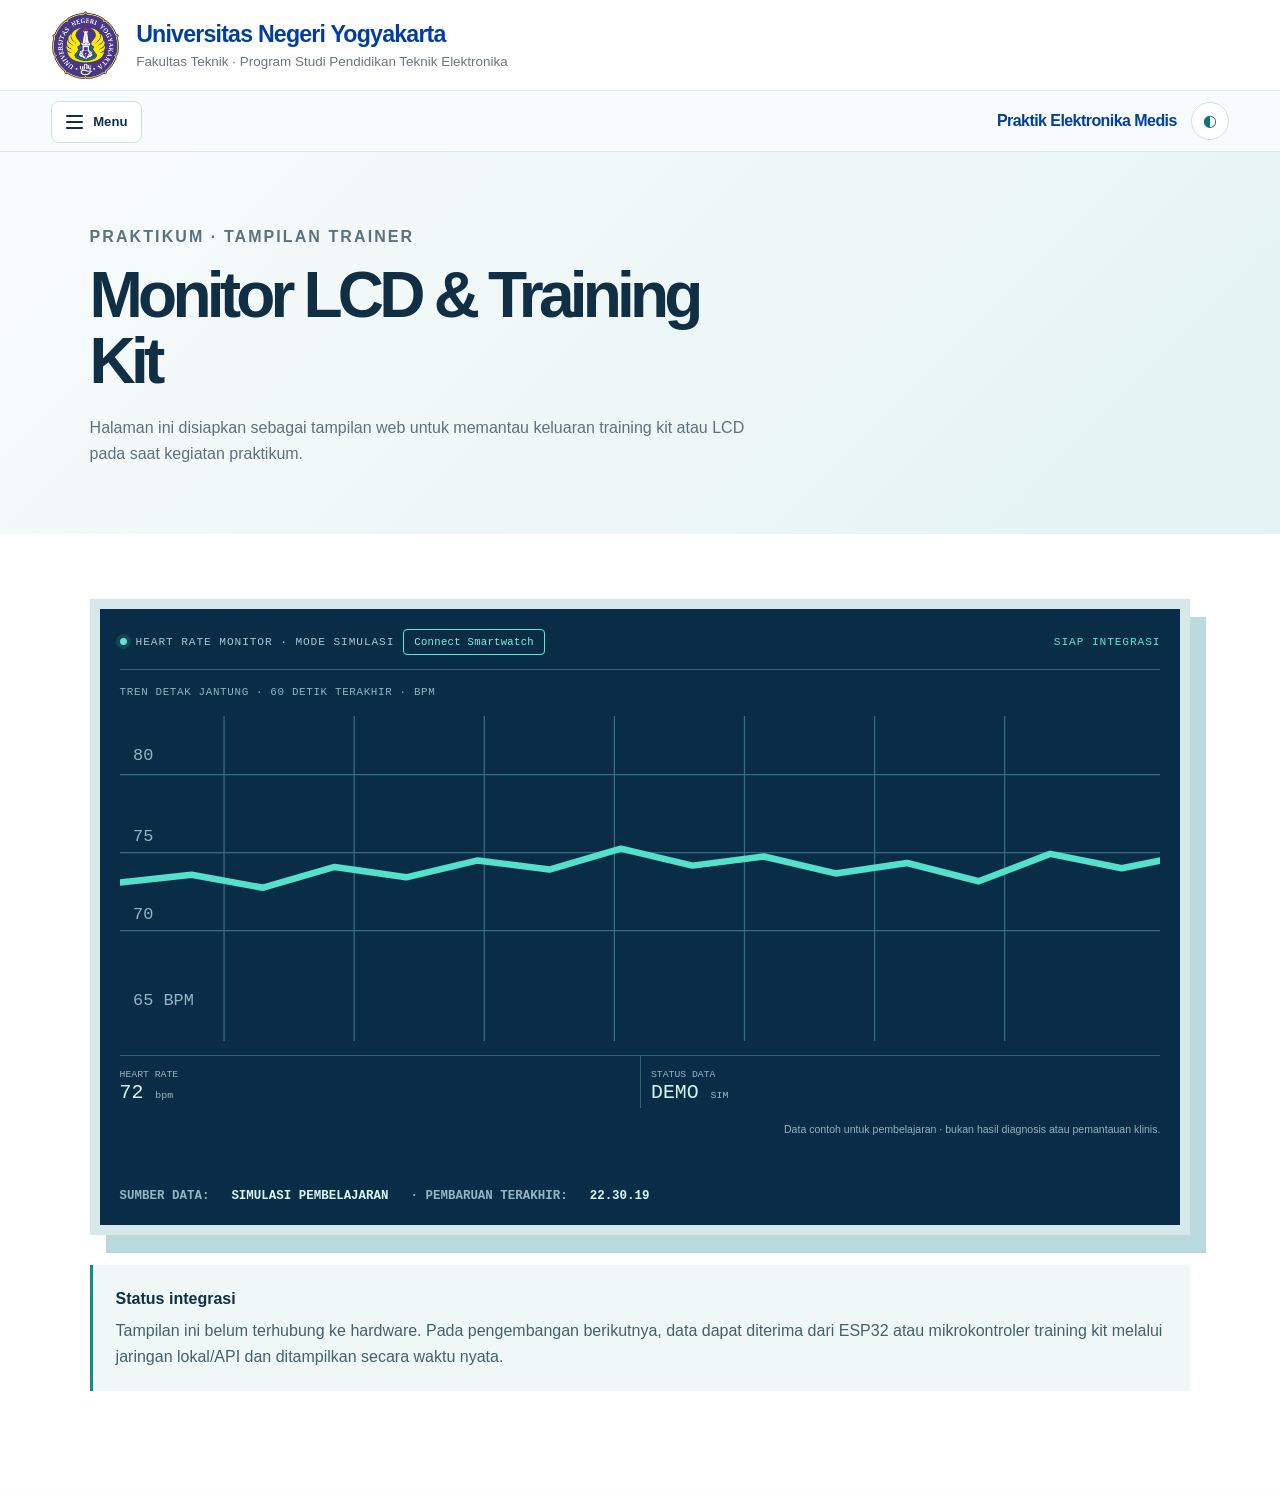
<file: monitor-trainer.html>
<!doctype html><html lang="id"><head><meta charset="UTF-8"><meta name="viewport" content="width=device-width,initial-scale=1.0"><title>Tampilan Trainer | Praktik Elektronika Medis</title><link rel="stylesheet" href="styles.css"><link rel="stylesheet" href="identity.css"><link rel="stylesheet" href="pages.css"><link rel="stylesheet" href="trainer-monitor.css"></head><body><header class="site-header"><div class="identity-bar"><a class="uny-seal" href="index.html"><span><img src="assets/logo-uny-reference.png" alt="Lambang Universitas Negeri Yogyakarta"></span></a><div class="institution-name"><strong>Universitas Negeri Yogyakarta</strong><span>Fakultas Teknik · Program Studi Pendidikan Teknik Elektronika</span></div></div><div class="platform-bar"><a class="course-brand" href="index.html">Praktik Elektronika Medis</a><button class="menu-toggle" aria-label="Buka menu" aria-expanded="false"><span></span><span></span></button><nav class="main-nav"><a href="index.html">Beranda</a><a href="materi.html">Materi</a><a href="jobsheet.html">Jobsheet</a><a class="active" href="praktikum.html">Praktikum</a><a href="evaluasi.html">Evaluasi</a><a href="laporan.html">Unggah Laporan</a><a href="asisten-ai.html">Asisten AI</a><a href="profil-dosen.html">Profil Dosen</a><a href="tentang.html">Tentang</a></nav></div></header><main><section class="page-hero"><p class="eyebrow">Praktikum · tampilan trainer</p><h1>Monitor LCD & Training Kit</h1><p>Halaman ini disiapkan sebagai tampilan web untuk memantau keluaran training kit atau LCD pada saat kegiatan praktikum.</p></section><section class="page-content"><div class="trainer-screen"><div class="trainer-screen-top"><span class="trainer-dot"></span><span>TRAINER DISPLAY · MODE SIMULASI</span><span class="trainer-status">SIAP INTEGRASI</span></div><svg class="trainer-wave" viewBox="0 0 800 250" role="img" aria-label="Visualisasi gelombang sinyal contoh"><path d="M0 45H800M0 105H800M0 165H800M80 0V250M180 0V250M280 0V250M380 0V250M480 0V250M580 0V250M680 0V250" fill="none" stroke="#376b83" stroke-width="1"/><path d="M0 130H60L77 120L91 137L108 129L129 130L146 106L163 187L184 38L205 162L225 130H320L337 120L351 137L368 129L389 130L406 106L423 187L444 38L465 162L485 130H580L597 120L611 137L628 129L649 130L666 106L683 187L704 38L725 162L745 130H800" fill="none" stroke="#54e1cb" stroke-width="5" stroke-linecap="round" stroke-linejoin="round"/></svg><div class="trainer-grid"><div><span>HR DEMO</span><strong>72 <small>bpm</small></strong></div><div><span>SUHU DEMO</span><strong>36.5 <small>°C</small></strong></div><div><span>MODE</span><strong>LCD <small>SIM</small></strong></div></div><p class="trainer-disclaimer">Data contoh untuk pembelajaran · bukan hasil diagnosis atau pemantauan klinis.</p></div><div class="ai-boundary"><strong>Status integrasi</strong>Tampilan ini belum terhubung ke hardware. Pada pengembangan berikutnya, data dapat diterima dari ESP32 atau mikrokontroler training kit melalui jaringan lokal/API dan ditampilkan secara waktu nyata.</div></section></main><script src="script.js"></script></body></html>
</file>
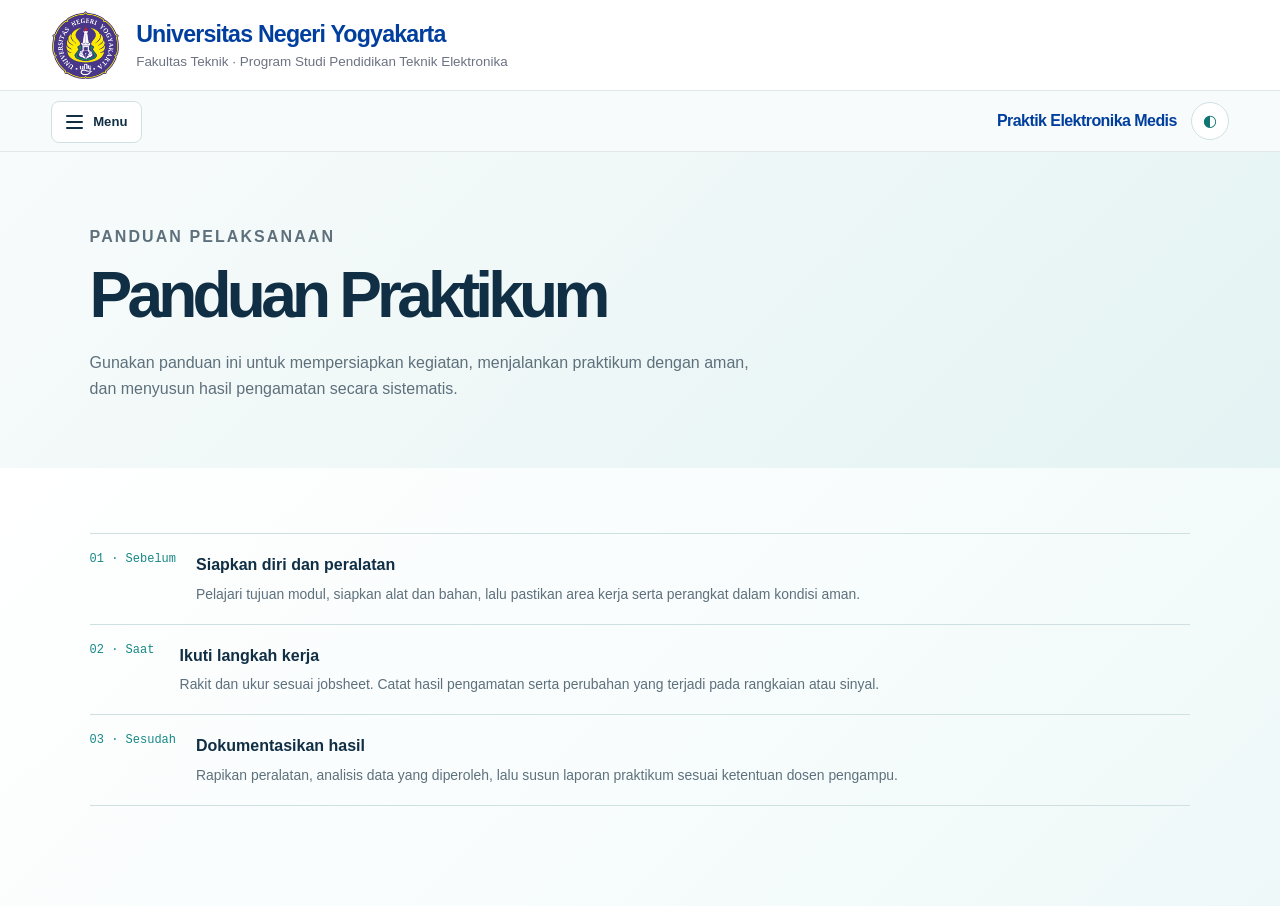
<file: panduan-praktikum.html>
<!doctype html>
<html lang="id">
<head>
  <meta charset="UTF-8">
  <meta name="viewport" content="width=device-width, initial-scale=1.0">
  <meta name="description" content="Panduan pelaksanaan Praktik Elektronika Medis.">
  <title>Panduan Praktikum | Praktik Elektronika Medis</title>
  <link rel="stylesheet" href="styles.css">
  <link rel="stylesheet" href="identity.css">
  <link rel="stylesheet" href="pages.css">
  <link rel="stylesheet" href="visual-enhancements.css">
</head>
<body>
  <header class="site-header">
    <div class="identity-bar">
      <a class="uny-seal" href="index.html" aria-label="Kembali ke Beranda"><span><img src="assets/logo-uny.png" alt="Lambang Universitas Negeri Yogyakarta"></span></a>
      <div class="institution-name"><strong>Universitas Negeri Yogyakarta</strong><span>Fakultas Teknik · Program Studi Pendidikan Teknik Elektronika</span></div>
    </div>
    <div class="platform-bar">
      <a class="course-brand" href="index.html">Praktik Elektronika Medis</a>
      <button class="menu-toggle" aria-label="Buka menu" aria-expanded="false"><span></span><span></span></button>
      <nav class="main-nav" aria-label="Navigasi utama">
        <a href="index.html">Beranda</a>
        <a href="materi.html">Materi</a>
        <a href="jobsheet.html">Jobsheet</a>
        <a href="praktikum.html">Praktikum</a>
        <a class="active" href="panduan-praktikum.html">Panduan Praktikum</a>
        <a href="evaluasi.html">Evaluasi</a>
        <a href="laporan.html">Unggah Laporan</a>
        <a href="asisten-ai.html">Asisten AI</a>
        <a href="profil-dosen.html">Profil Dosen</a>
        <a href="tentang.html">Tentang</a>
      </nav>
    </div>
  </header>

  <main>
    <section class="page-hero">
      <p class="eyebrow">Panduan pelaksanaan</p>
      <h1>Panduan Praktikum</h1>
      <p>Gunakan panduan ini untuk mempersiapkan kegiatan, menjalankan praktikum dengan aman, dan menyusun hasil pengamatan secara sistematis.</p>
    </section>

    <section class="page-content">
      <ol class="page-list">
        <li><span>01 · Sebelum</span><div><strong>Siapkan diri dan peralatan</strong><p>Pelajari tujuan modul, siapkan alat dan bahan, lalu pastikan area kerja serta perangkat dalam kondisi aman.</p></div></li>
        <li><span>02 · Saat</span><div><strong>Ikuti langkah kerja</strong><p>Rakit dan ukur sesuai jobsheet. Catat hasil pengamatan serta perubahan yang terjadi pada rangkaian atau sinyal.</p></div></li>
        <li><span>03 · Sesudah</span><div><strong>Dokumentasikan hasil</strong><p>Rapikan peralatan, analisis data yang diperoleh, lalu susun laporan praktikum sesuai ketentuan dosen pengampu.</p></div></li>
      </ol>
    </section>
  </main>
  <script src="script.js"></script>
</body>
</html>
</file>
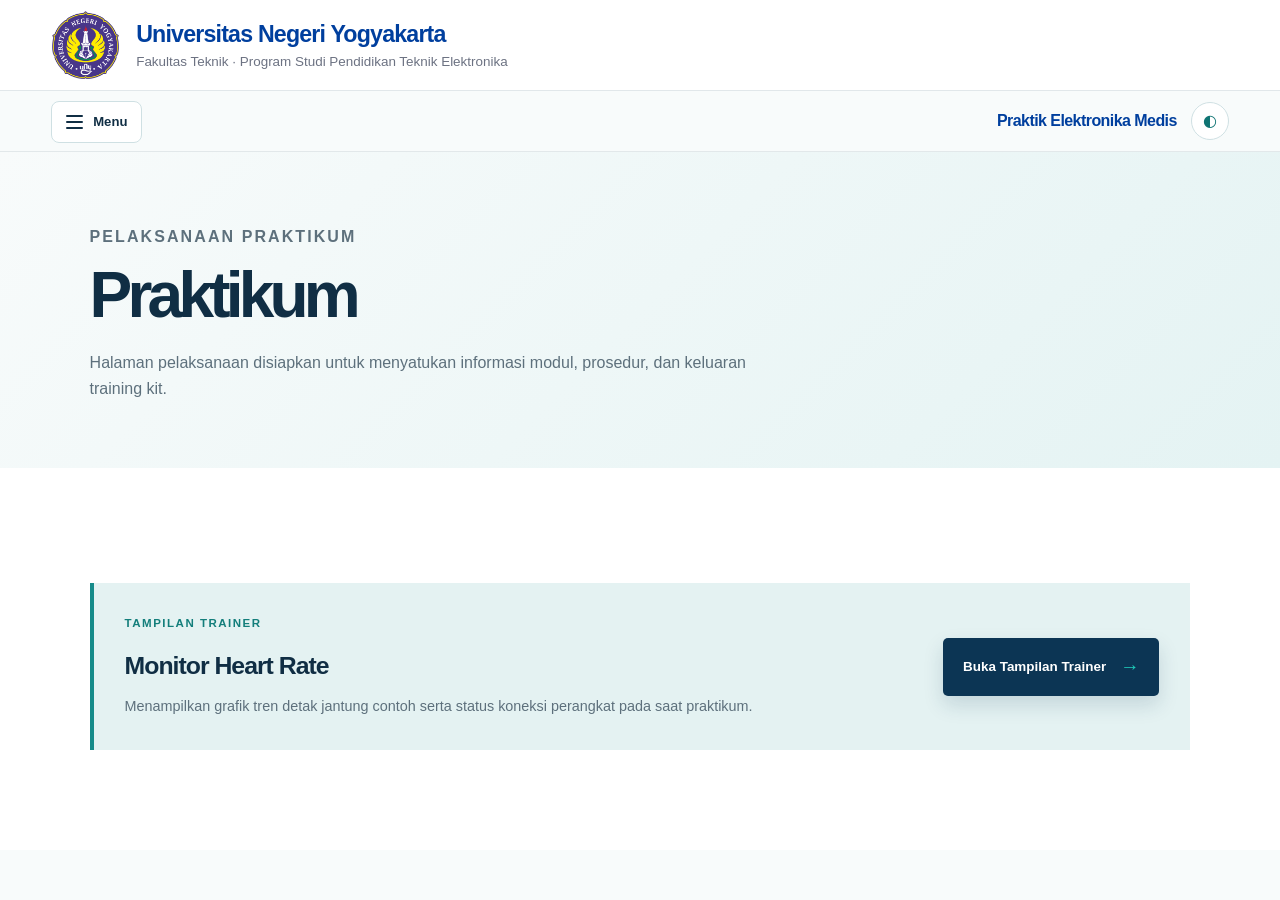
<file: praktikum.html>
<!doctype html><html lang="id"><head><meta charset="UTF-8"><meta name="viewport" content="width=device-width,initial-scale=1.0"><title>Praktikum | Praktik Elektronika Medis</title><link rel="stylesheet" href="styles.css"><link rel="stylesheet" href="identity.css"><link rel="stylesheet" href="pages.css"><link rel="stylesheet" href="trainer-monitor.css"></head><body><header class="site-header"><div class="identity-bar"><a class="uny-seal" href="index.html"><span><img src="assets/logo-uny-reference.png" alt="Lambang Universitas Negeri Yogyakarta"></span></a><div class="institution-name"><strong>Universitas Negeri Yogyakarta</strong><span>Fakultas Teknik · Program Studi Pendidikan Teknik Elektronika</span></div></div><div class="platform-bar"><a class="course-brand" href="index.html">Praktik Elektronika Medis</a><button class="menu-toggle" aria-label="Buka menu" aria-expanded="false"><span></span><span></span></button><nav class="main-nav" aria-label="Navigasi utama"><a href="index.html">Beranda</a><a href="materi.html">Materi</a><a href="jobsheet.html">Jobsheet</a><a class="active" href="praktikum.html">Praktikum</a><a href="evaluasi.html">Evaluasi</a><a href="laporan.html">Unggah Laporan</a><a href="asisten-ai.html">Asisten AI</a><a href="profil-dosen.html">Profil Dosen</a><a href="tentang.html">Tentang</a></nav></div></header><main><section class="page-hero"><p class="eyebrow">Pelaksanaan praktikum</p><h1>Praktikum</h1><p>Halaman pelaksanaan disiapkan untuk menyatukan informasi modul, prosedur, dan keluaran training kit.</p></section><section class="page-content"><div class="trainer-access"><div><p class="eyebrow">Tampilan trainer</p><h2>Monitor Heart Rate</h2><p>Menampilkan grafik tren detak jantung contoh serta status koneksi perangkat pada saat praktikum.</p></div><a class="button primary" href="monitor-trainer.html">Buka Tampilan Trainer <span>→</span></a></div></section></main><script src="script.js"></script></body></html>
</file>
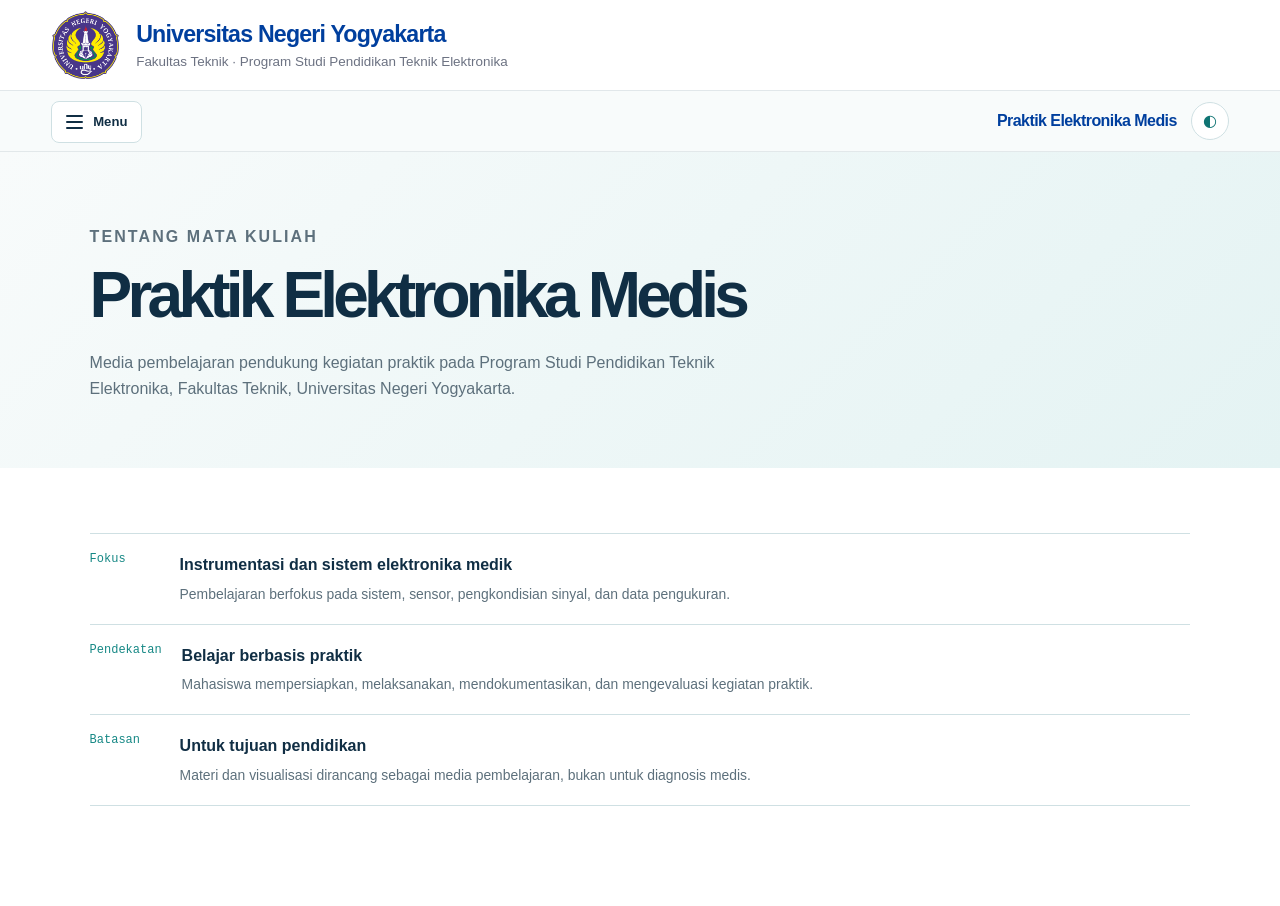
<file: tentang.html>
<!doctype html><html lang="id"><head><meta charset="UTF-8"><meta name="viewport" content="width=device-width,initial-scale=1.0"><title>Tentang | Praktik Elektronika Medis</title><link rel="stylesheet" href="styles.css"><link rel="stylesheet" href="identity.css"><link rel="stylesheet" href="pages.css"></head><body><header class="site-header"><div class="identity-bar"><a class="uny-seal" href="index.html"><span><img src="assets/logo-uny-reference.png" alt="Lambang Universitas Negeri Yogyakarta"></span></a><div class="institution-name"><strong>Universitas Negeri Yogyakarta</strong><span>Fakultas Teknik · Program Studi Pendidikan Teknik Elektronika</span></div></div><div class="platform-bar"><a class="course-brand" href="index.html">Praktik Elektronika Medis</a><button class="menu-toggle" aria-label="Buka menu" aria-expanded="false"><span></span><span></span></button><nav class="main-nav" aria-label="Navigasi utama"><a href="index.html">Beranda</a><a href="materi.html">Materi</a><a href="jobsheet.html">Jobsheet</a><a href="praktikum.html">Praktikum</a><a href="evaluasi.html">Evaluasi</a><a href="laporan.html">Unggah Laporan</a><a href="asisten-ai.html">Asisten AI</a><a href="profil-dosen.html">Profil Dosen</a><a class="active" href="tentang.html">Tentang</a></nav></div></header><main><section class="page-hero"><p class="eyebrow">Tentang mata kuliah</p><h1>Praktik Elektronika Medis</h1><p>Media pembelajaran pendukung kegiatan praktik pada Program Studi Pendidikan Teknik Elektronika, Fakultas Teknik, Universitas Negeri Yogyakarta.</p></section><section class="page-content"><ol class="page-list"><li><span>Fokus</span><div><strong>Instrumentasi dan sistem elektronika medik</strong><p>Pembelajaran berfokus pada sistem, sensor, pengkondisian sinyal, dan data pengukuran.</p></div></li><li><span>Pendekatan</span><div><strong>Belajar berbasis praktik</strong><p>Mahasiswa mempersiapkan, melaksanakan, mendokumentasikan, dan mengevaluasi kegiatan praktik.</p></div></li><li><span>Batasan</span><div><strong>Untuk tujuan pendidikan</strong><p>Materi dan visualisasi dirancang sebagai media pembelajaran, bukan untuk diagnosis medis.</p></div></li></ol></section></main><script src="script.js"></script></body></html>
</file>
<file: styles.css>
:root{--uny-blue:#003f9e;--uny-gold:#f4c400;--ink:#102e44;--navy:#0c3554;--teal:#1fcbb9;--mist:#e9f4f5;--sky:#dbeef5;--paper:#f8fbfb;--muted:#5d707c;--line:#cfe0e3;--white:#fff}*{box-sizing:border-box}html{scroll-behavior:smooth}body{margin:0;background:var(--paper);color:var(--ink);font-family:Manrope,Arial,sans-serif;font-size:16px;line-height:1.65}.site-header{background:rgba(248,251,251,.97);border-bottom:1px solid rgba(16,46,68,.09);position:sticky;top:0;z-index:10;backdrop-filter:blur(12px)}.identity-bar{height:91px;display:flex;align-items:center;padding:0 max(4vw,32px);gap:17px;background:#fff;border-bottom:1px solid #e1e7ea}.uny-seal{display:grid;place-items:center;width:68px;height:68px;overflow:hidden;border-radius:50%;background:#083a93;box-shadow:0 2px 4px rgba(0,40,100,.15)}.uny-seal span{display:block;width:75px;height:75px;overflow:hidden;position:relative}.uny-seal img{position:absolute;width:968px;max-width:none;height:auto;top:-16px;left:-40px}.institution-name{display:grid;line-height:1.3}.institution-name strong{color:var(--uny-blue);font-size:clamp(1rem,2.25vw,1.45rem);letter-spacing:-.035em}.institution-name span{margin-top:4px;color:#6c7282;font-size:.84rem}.platform-bar{height:60px;display:flex;align-items:center;padding:0 max(4vw,32px);gap:20px}.brand{display:flex;gap:10px;align-items:center;color:var(--ink);font-weight:800;font-size:1.16rem;text-decoration:none;letter-spacing:-.05em}.brand>span:last-child span{color:#18aa9b}.brand-mark{display:grid;place-items:center;width:31px;height:31px;border-radius:9px;background:var(--navy);color:var(--teal);font-family:Georgia,serif;font-size:1.25rem}.platform-title{padding-left:20px;border-left:1px solid #d5e1e4;color:#45606d;font-size:.84rem;font-weight:700}.main-nav{display:flex;align-items:center;gap:20px;margin-left:auto}.main-nav a{color:#445e6e;text-decoration:none;font-size:.79rem;font-weight:700}.main-nav a:hover,.main-nav a.active{color:#0c958d}.menu-toggle{display:none}.hero{min-height:620px;padding:84px max(7vw,48px) 72px;display:grid;grid-template-columns:1.03fr .97fr;gap:64px;align-items:center;background:linear-gradient(135deg,#f8fbfb 0%,#e4f3f3 100%);overflow:hidden}.eyebrow{margin:0 0 13px;color:#137e7b;text-transform:uppercase;letter-spacing:.13em;font-size:.72rem;font-weight:800}.hero .eyebrow span{display:inline-block;width:24px;height:2px;margin:0 9px 4px 0;background:var(--teal)}h1,h2,h3,p{margin-top:0}h1{max-width:680px;margin-bottom:21px;font-size:clamp(2.75rem,5vw,5.25rem);letter-spacing:-.075em;line-height:1.02}h1 em{font-family:Georgia,serif;font-weight:400;color:#168b8a}.hero-text{max-width:580px;color:#536b78;font-size:1.02rem}.hero-actions{display:flex;align-items:center;gap:25px;margin:31px 0 43px}.button{display:inline-flex;gap:14px;align-items:center;justify-content:center;padding:13px 20px;border-radius:5px;text-decoration:none;font-weight:800;font-size:.84rem}.primary{background:var(--navy);color:#fff;box-shadow:0 9px 20px rgba(12,53,84,.15)}.primary span,.inline-link span{color:var(--teal);font-size:1.2rem}.text-button,.inline-link{color:#0f7473;text-decoration:none;font-weight:800;font-size:.84rem}.course-meta{display:flex;gap:0}.course-meta div{padding:0 24px;border-left:1px solid #bfd9d9}.course-meta div:first-child{padding-left:0;border:0}.course-meta strong{display:block;font-size:1.25rem}.course-meta span{display:block;color:#607580;font-size:.72rem}.hero-visual{padding:19px 19px 13px;background:#103e5d;border:10px solid #d6ebec;box-shadow:22px 25px 0 #b8dddd;color:#d9f8f1;position:relative}.visual-top{display:flex;gap:9px;align-items:center;font:500 .62rem 'DM Mono',monospace;letter-spacing:.08em}.time{margin-left:auto;color:#8eb5c5}.live-dot{width:7px;height:7px;border-radius:50%;background:var(--teal);box-shadow:0 0 0 4px rgba(31,203,185,.13)}svg{display:block;width:100%;height:auto;margin:22px 0 7px}.grid{stroke:#39708a;stroke-width:.55}.wave{fill:none;stroke:#41e2c9;stroke-width:4;stroke-linecap:round;stroke-linejoin:round;filter:drop-shadow(0 0 4px rgba(65,226,201,.5))}.signal-readout{display:grid;grid-template-columns:1fr 1fr 1fr;border-top:1px solid #3b6881;padding-top:12px}.signal-readout div{padding-left:13px;border-left:1px solid #3b6881}.signal-readout div:first-child{padding-left:0;border:0}.signal-readout span{display:block;color:#80a6b7;font:500 .61rem 'DM Mono',monospace}.signal-readout strong{font:500 1.4rem 'DM Mono',monospace}.signal-readout small{color:#8ab6c3;font-size:.58rem}.signal-readout .mode{color:var(--teal);font-size:.85rem}.visual-note{margin:16px 0 0;color:#88acb9;font-size:.6rem;text-align:right}.section{padding:100px max(7vw,48px)}.intro{display:grid;grid-template-columns:1fr 1fr;gap:80px;background:#fff}.intro h2,.section-heading h2,.flow-copy h2,.cta h2{font-size:clamp(2rem,3.7vw,3.45rem);line-height:1.12;letter-spacing:-.06em;margin-bottom:0}.intro>p{max-width:550px;align-self:end;color:var(--muted);font-size:1.02rem}.outcomes{background:var(--mist)}.section-heading{margin-bottom:38px}.outcome-grid{display:grid;grid-template-columns:repeat(4,1fr);gap:20px}.outcome-grid article{padding:22px 20px 18px;border-top:2px solid #9ac9c9}.number,.module-label{font:500 .7rem 'DM Mono',monospace;color:#168885}.outcome-grid h3{margin:22px 0 8px;font-size:1.06rem}.outcome-grid p,.module-card p,.feature-grid p,.flow-copy>p{color:var(--muted);font-size:.87rem;line-height:1.7}.modules{background:#fff}.split{display:flex;justify-content:space-between;align-items:end}.module-grid{display:grid;grid-template-columns:repeat(3,1fr);gap:14px}.module-card{min-height:220px;padding:25px;background:#edf5f5;border:1px solid #d5e7e8;position:relative}.module-card.featured{grid-column:span 2;background:var(--navy);color:#fff}.module-card.accent{background:#d3efeb}.module-card h3{max-width:300px;margin:27px 0 7px;font-size:1.22rem;line-height:1.25;letter-spacing:-.035em}.featured p{color:#c8dde3}.card-arrow{position:absolute;right:20px;bottom:18px;color:#168b8a;font-size:1.35rem}.featured .card-arrow{color:var(--teal)}.learning-flow{display:grid;grid-template-columns:.9fr 1.1fr;gap:100px;background:var(--mist)}.outline{margin-top:17px;border:1px solid #6ca7a8;color:#126f70}.flow-list{margin:0;padding:0;list-style:none}.flow-list li{display:flex;gap:25px;padding:18px 0;border-bottom:1px solid #b9d5d4}.flow-list span{font:500 .75rem 'DM Mono',monospace;color:#168885}.flow-list h3{margin:0 0 3px;font-size:1.04rem}.flow-list p{margin:0;color:var(--muted);font-size:.85rem}.platform{background:#fff}.feature-grid{display:grid;grid-template-columns:repeat(4,1fr);gap:16px}.feature-grid article{padding:25px 22px;border:1px solid var(--line);background:#fbfdfd}.feature-icon{display:grid;place-items:center;width:36px;height:36px;background:#d6f1ee;color:#0f7976;font-size:1.3rem}.feature-grid h3{margin:20px 0 8px;font-size:1.05rem}.cta{text-align:center;background:var(--navy);color:#fff}.cta .eyebrow{color:var(--teal)}.cta h2{max-width:780px;margin:0 auto 28px}.cta .primary{background:var(--teal);color:var(--navy)}.cta .primary span{color:var(--navy)}footer{display:grid;grid-template-columns:2fr 1fr 1fr 1.4fr;gap:30px;padding:60px max(7vw,48px);background:#082b46;color:#b7d2da}footer .brand{color:#fff}.footer-brand p{max-width:220px;margin:18px 0 0;font-size:.8rem}footer h3{margin:0 0 13px;color:#fff;font-size:.8rem}footer div:not(.footer-brand) a{display:block;margin-bottom:7px;color:#b7d2da;text-decoration:none;font-size:.78rem}.footer-note{align-self:end;margin:0;font-size:.72rem;text-align:right}@media(max-width:1080px){.platform-title{display:none}.main-nav{gap:12px}.main-nav a{font-size:.7rem}}@media(max-width:980px){.hero{grid-template-columns:1fr;gap:40px}.hero-visual{max-width:650px}.outcome-grid,.feature-grid{grid-template-columns:repeat(2,1fr)}.learning-flow{gap:50px}.module-grid{grid-template-columns:repeat(2,1fr)}.module-card.featured{grid-column:span 2}}@media(max-width:680px){.identity-bar{height:72px;padding:0 22px;gap:11px}.uny-seal{width:48px;height:48px}.uny-seal span{transform:scale(.71)}.institution-name strong{font-size:.95rem}.institution-name span{font-size:.66rem;line-height:1.3}.platform-bar{height:55px;padding:0 22px}.brand{font-size:1rem}.menu-toggle{display:grid;gap:5px;margin-left:auto;background:none;border:0}.menu-toggle span{display:block;width:23px;height:2px;background:var(--ink)}.main-nav{display:none;position:absolute;top:127px;right:14px;left:14px;padding:14px;background:#fff;border:1px solid var(--line);box-shadow:0 15px 30px rgba(0,0,0,.1)}.main-nav.open{display:grid;grid-template-columns:repeat(2,1fr)}.main-nav a{padding:8px;font-size:.75rem}.hero{min-height:auto;padding:64px 24px 56px;gap:30px}h1{font-size:2.7rem}.hero-actions{flex-wrap:wrap;margin-bottom:32px}.course-meta{justify-content:space-between}.course-meta div{padding:0 10px}.course-meta div:first-child{padding-left:0}.hero-visual{margin:0 -2px;padding:13px;border-width:6px;box-shadow:12px 14px 0 #b8dddd}.signal-readout strong{font-size:1.05rem}.section{padding:66px 24px}.intro,.learning-flow{grid-template-columns:1fr;gap:34px}.intro>p{margin:0}.outcome-grid,.feature-grid,.module-grid{grid-template-columns:1fr}.module-card.featured{grid-column:auto}.split{display:block}.split .inline-link{display:inline-block;margin-top:17px}.module-card{min-height:190px}.flow-list li{gap:17px}footer{grid-template-columns:1fr 1fr;padding:45px 24px;gap:27px}.footer-brand{grid-column:span 2}.footer-note{grid-column:span 2;text-align:left;margin-top:7px}}


/* Hero pembuka: fokus pada pesan utama tanpa visual di samping */
.hero {
  min-height: 640px;
  display: grid;
  grid-template-columns: 1fr;
  place-items: center;
  padding-top: 96px;
  padding-bottom: 96px;
}

.hero > .hero-copy {
  grid-column: 1;
  grid-row: 1;
  width: min(100%, 980px);
  margin: 0 auto;
  text-align: center;
}

.hero > .hero-copy h1 {
  max-width: 900px;
  margin-right: auto;
  margin-left: auto;
}

.hero > .hero-copy .hero-text {
  max-width: 720px;
  margin-right: auto;
  margin-left: auto;
}

.hero > .hero-copy .hero-actions,
.hero > .hero-copy .course-meta {
  justify-content: center;
}

/* Bagian simulasi baru muncul setelah pengguna menggulir */
.signal-showcase {
  background: #fff;
  scroll-margin-top: 150px;
}

.signal-showcase-copy {
  max-width: 760px;
  margin: 0 auto 42px;
  text-align: center;
}

.signal-showcase-copy h2 {
  margin-bottom: 16px;
  font-size: clamp(2rem, 4vw, 3.5rem);
  line-height: 1.12;
  letter-spacing: -.06em;
}

.signal-showcase-copy > p:last-child {
  color: var(--muted);
  font-size: 1rem;
}

.signal-showcase .hero-visual {
  width: min(100%, 1000px);
  max-width: 1000px;
  margin: 0 auto;
}

@media (max-width: 680px) {
  .hero {
    min-height: auto;
    padding-top: 72px;
    padding-bottom: 64px;
  }

  .hero > .hero-copy {
    text-align: left;
  }

  .hero > .hero-copy h1,
  .hero > .hero-copy .hero-text {
    margin-left: 0;
    margin-right: 0;
  }

  .hero > .hero-copy .hero-actions {
    justify-content: flex-start;
  }

  .hero > .hero-copy .course-meta {
    justify-content: space-between;
  }

  .signal-showcase-copy {
    margin-bottom: 28px;
    text-align: left;
  }
}

/* =====================================================
   PERBAIKAN FINAL NAVIGASI TANPA JAVASCRIPT EKSTERNAL
   ===================================================== */
.platform-bar > .theme-toggle {
  display: none !important;
}

.nav-dropdown {
  position: relative;
  order: 1;
}

.nav-dropdown summary {
  display: inline-flex;
  align-items: center;
  gap: 10px;
  padding: 9px 14px;
  border: 1px solid var(--line);
  border-radius: 8px;
  background: #ffffff;
  color: var(--ink);
  font-size: .82rem;
  font-weight: 800;
  cursor: pointer;
  list-style: none;
  user-select: none;
}

.nav-dropdown summary::-webkit-details-marker {
  display: none;
}

.nav-dropdown[open] summary {
  border-color: #74aaa9;
  background: var(--mist);
}

.nav-dropdown[open] .menu-icon i:nth-child(1) {
  transform: translateY(6px) rotate(45deg);
}

.nav-dropdown[open] .menu-icon i:nth-child(2) {
  opacity: 0;
}

.nav-dropdown[open] .menu-icon i:nth-child(3) {
  transform: translateY(-6px) rotate(-45deg);
}

.nav-dropdown .main-nav,
.nav-dropdown .main-nav.open {
  display: none !important;
}

.nav-dropdown[open] .main-nav {
  display: grid !important;
  position: absolute;
  z-index: 100;
  top: calc(100% + 9px);
  left: 0;
  width: min(390px, calc(100vw - 40px));
  margin: 0;
  padding: 12px;
  grid-template-columns: repeat(2, minmax(0, 1fr));
  gap: 4px;
  border: 1px solid var(--line);
  border-radius: 12px;
  background: #ffffff;
  box-shadow: 0 18px 45px rgba(12, 53, 84, .2);
}

.header-tools {
  order: 2;
}

.theme-control {
  display: grid;
  place-items: center;
  flex: 0 0 38px;
  width: 38px;
  height: 38px;
  padding: 0;
  border: 1px solid var(--line);
  border-radius: 50%;
  background: #ffffff;
  color: #0f7473;
  font: inherit;
  cursor: pointer;
}

html[data-theme="dark"] .nav-dropdown summary,
html[data-theme="dark"] .nav-dropdown[open] .main-nav,
html[data-theme="dark"] .theme-control {
  background: #0c2839;
  color: #e7f1f3;
}

@media (max-width: 680px) {
  .nav-dropdown summary {
    padding: 8px 10px;
  }

  .nav-dropdown[open] .main-nav {
    position: fixed;
    top: 134px;
    right: 14px;
    left: 14px;
    width: auto;
  }

  .theme-control {
    flex-basis: 34px;
    width: 34px;
    height: 34px;
  }
}

/* Tampilan training kit pada halaman Beranda */
.training-showcase {
  display: grid;
  grid-template-columns: minmax(280px, .9fr) minmax(320px, 1.1fr);
  align-items: center;
  gap: clamp(48px, 7vw, 100px);
  background: #fff;
  scroll-margin-top: 150px;
}

.training-photo {
  margin: 0;
  padding: clamp(20px, 3vw, 38px);
  background: linear-gradient(145deg, #eef7f7, #fff);
  border: 1px solid var(--line);
  box-shadow: 22px 24px 0 #d5eceb;
}

.training-photo img {
  display: block;
  width: 100%;
  max-width: 500px;
  max-height: 330px;
  margin: 0 auto;
  object-fit: contain;
}

.training-photo figcaption {
  margin-top: 18px;
  color: var(--muted);
  font-size: .72rem;
  line-height: 1.5;
  text-align: center;
}

.training-copy {
  max-width: 620px;
}

.training-copy h2 {
  margin-bottom: 20px;
  font-size: clamp(2rem, 4vw, 3.5rem);
  line-height: 1.12;
  letter-spacing: -.06em;
}

.training-copy > p:not(.eyebrow) {
  color: var(--muted);
}

.training-notice {
  margin: 26px 0;
  padding: 18px 20px;
  border-left: 3px solid var(--teal);
  background: var(--mist);
}

.training-notice strong {
  color: var(--ink);
}

@media (max-width: 820px) {
  .training-showcase {
    grid-template-columns: 1fr;
    gap: 48px;
  }

  .training-photo {
    width: min(100%, 560px);
    margin: 0 auto;
    box-shadow: 13px 15px 0 #d5eceb;
  }

  .training-copy {
    max-width: none;
  }
}

/* =====================================================
   NAVIGASI RINGKAS
   Menu di kiri, nama mata kuliah dan dark mode di kanan
   ===================================================== */
.platform-bar {
  position: relative;
  justify-content: space-between;
}

.platform-bar .nav-menu-toggle {
  display: inline-flex !important;
  align-items: center;
  gap: 10px;
  margin: 0;
  padding: 9px 14px;
  border: 1px solid var(--line);
  border-radius: 8px;
  background: #ffffff;
  color: var(--ink);
  font-family: inherit;
  font-size: .82rem;
  font-weight: 800;
  cursor: pointer;
}

.menu-icon {
  display: grid;
  gap: 4px;
}

.menu-icon i {
  display: block;
  width: 17px;
  height: 2px;
  border-radius: 99px;
  background: currentColor;
  transition: transform .2s ease, opacity .2s ease;
}

.nav-menu-toggle[aria-expanded="true"] .menu-icon i:nth-child(1) {
  transform: translateY(6px) rotate(45deg);
}

.nav-menu-toggle[aria-expanded="true"] .menu-icon i:nth-child(2) {
  opacity: 0;
}

.nav-menu-toggle[aria-expanded="true"] .menu-icon i:nth-child(3) {
  transform: translateY(-6px) rotate(-45deg);
}

.platform-bar .main-nav {
  display: none !important;
  position: absolute;
  z-index: 30;
  top: calc(100% + 8px);
  left: max(4vw, 32px);
  width: min(390px, calc(100vw - 40px));
  margin: 0;
  padding: 12px;
  grid-template-columns: repeat(2, minmax(0, 1fr));
  gap: 4px;
  border: 1px solid var(--line);
  border-radius: 12px;
  background: #ffffff;
  box-shadow: 0 18px 45px rgba(12, 53, 84, .18);
}

.platform-bar .main-nav.open {
  display: grid !important;
}

.platform-bar .main-nav a {
  padding: 10px 12px;
  border-radius: 7px;
  font-size: .78rem;
}

.platform-bar .main-nav a:hover,
.platform-bar .main-nav a.active {
  background: var(--mist);
}

.header-tools {
  display: flex;
  align-items: center;
  gap: 14px;
  margin-left: auto;
}

/* Tombol tema lama dari script.js dipertahankan dan dipindahkan ke kanan. */
.platform-bar > .nav-menu-toggle {
  order: 1;
}

.platform-bar > .header-tools {
  order: 2;
}

.platform-bar > .theme-toggle {
  order: 3;
  flex: 0 0 38px;
  margin-left: 0;
}

.theme-toggle {
  display: grid;
  place-items: center;
  width: 38px;
  height: 38px;
  padding: 0;
  border: 1px solid var(--line);
  border-radius: 50%;
  background: #ffffff;
  color: #0f7473;
  font-size: 1rem;
  cursor: pointer;
}

.theme-toggle:hover,
.platform-bar .nav-menu-toggle:hover {
  border-color: #8dbbbb;
  background: var(--mist);
}

/* Warna dasar mode gelap */
html[data-theme="dark"] {
  --ink: #e7f1f3;
  --paper: #081d2c;
  --muted: #a7bbc3;
  --line: #294657;
  --mist: #102e3d;
}

html[data-theme="dark"] body,
html[data-theme="dark"] .site-header,
html[data-theme="dark"] .platform-bar {
  background: #081d2c;
  color: var(--ink);
}

html[data-theme="dark"] .identity-bar,
html[data-theme="dark"] .platform-bar .main-nav,
html[data-theme="dark"] .platform-bar .menu-toggle,
html[data-theme="dark"] .theme-toggle {
  background: #0c2839;
  color: #e7f1f3;
}

html[data-theme="dark"] .institution-name span,
html[data-theme="dark"] .main-nav a {
  color: #b4c8cf;
}

@media (max-width: 680px) {
  .platform-bar {
    padding-right: 18px;
    padding-left: 18px;
  }

  .platform-bar .main-nav {
    top: calc(100% + 7px);
    right: 14px;
    left: 14px;
    width: auto;
  }

  .platform-bar .nav-menu-toggle {
    padding: 8px 10px;
  }

  .header-tools {
    gap: 8px;
  }

  .course-brand {
    max-width: 155px;
    overflow: hidden;
    font-size: .78rem;
    line-height: 1.2;
    text-align: right;
  }

  .theme-toggle {
    flex: 0 0 34px;
    width: 34px;
    height: 34px;
  }
}

/* Menjaga seluruh isi tetap terbaca ketika mode gelap aktif. */
html[data-theme="dark"] .hero,
html[data-theme="dark"] .training-showcase,
html[data-theme="dark"] .intro,
html[data-theme="dark"] .modules,
html[data-theme="dark"] .platform,
html[data-theme="dark"] .signal-showcase {
  background: #0b2434;
  color: #e7f1f3;
}

html[data-theme="dark"] .training-photo,
html[data-theme="dark"] .feature-grid article {
  background: #102e3d;
  border-color: #294657;
}

html[data-theme="dark"] .training-copy h2,
html[data-theme="dark"] .intro h2,
html[data-theme="dark"] .section-heading h2 {
  color: #e7f1f3;
}

html[data-theme="dark"] .training-notice {
  background: #102e3d;
  color: #c4d5db;
}

html[data-theme="dark"] .training-notice strong {
  color: #ffffff;
}
</file>
<file: identity.css>
/* =====================================================
   IDENTITAS UNIVERSITAS NEGERI YOGYAKARTA
   File logo: assets/logo-uny.png
   ===================================================== */

/* Wadah logo UNY */
.uny-seal {
  display: block;
  flex: 0 0 68px;
  width: 68px;
  height: 68px;
  overflow: visible;
  border-radius: 0;
  background: transparent;
  box-shadow: none;
  text-decoration: none;
}

/* Menampilkan logo dari folder assets */
.uny-seal span {
  display: block;
  position: relative;
  width: 100%;
  height: 100%;
  overflow: hidden;
  transform: none;
  background-image: url("assets/logo-uny.png");
  background-repeat: no-repeat;
  background-position: center;
  background-size: contain;
}

/*
  Elemen img tetap dipertahankan untuk aksesibilitas.
  Logo utama ditampilkan melalui background di atas.
*/
.uny-seal img {
  position: absolute;
  inset: 0;
  display: block;
  width: 100%;
  height: 100%;
  max-width: 100%;
  object-fit: contain;
  opacity: 0;
}

/* Nama mata kuliah pada navigasi */
.course-brand {
  color: var(--uny-blue, #003f9e);
  font-size: 1rem;
  font-weight: 800;
  letter-spacing: -0.035em;
  text-decoration: none;
}

.course-brand:hover {
  color: #008f86;
}

/* Nama mata kuliah pada footer */
.footer-course {
  margin: 0;
  color: #ffffff;
  font-size: 1.05rem;
  font-weight: 800;
  letter-spacing: -0.035em;
}

/* Tampilan tablet */
@media (max-width: 980px) {
  .uny-seal {
    flex-basis: 62px;
    width: 62px;
    height: 62px;
  }
}

/* Tampilan HP */
@media (max-width: 680px) {
  .uny-seal {
    flex-basis: 52px;
    width: 52px;
    height: 52px;
  }

  .uny-seal span {
    width: 100%;
    height: 100%;
    transform: none;
  }

  .course-brand {
    font-size: 0.9rem;
  }
}
</file>
<file: compact-features.css>
.feature-grid-compact {
  grid-template-columns: repeat(2, minmax(0, 1fr));
  max-width: 690px;
}

@media (max-width: 680px) {
  .feature-grid-compact { grid-template-columns: 1fr; }
}
</file>
<file: report-upload.css>
.report-upload {
  display: grid;
  grid-template-columns: .9fr 1.1fr;
  gap: 80px;
  align-items: center;
  padding-top: 60px;
  background: var(--mist);
}

.report-upload h2 { font-size: clamp(2rem, 3.7vw, 3.45rem); line-height: 1.12; letter-spacing: -.06em; }
.upload-copy > p:not(.eyebrow) { color: var(--muted); max-width: 500px; }
.upload-note { color: #267c7b !important; font-size: .76rem; font-weight: 800; }
.upload-panel { padding: 28px; background: #fff; border: 1px solid var(--line); box-shadow: 12px 12px 0 #d3e7e6; }
.upload-dropzone { min-height: 180px; display: grid; place-items: center; align-content: center; gap: 7px; padding: 20px; border: 2px dashed #8dbfbe; background: #f5fbfb; color: var(--muted); text-align: center; cursor: pointer; transition: border-color .2s, background .2s; }
.upload-dropzone:hover, .upload-dropzone.dragover { border-color: #168b8a; background: #e6f7f5; }
.upload-dropzone strong { color: var(--ink); }
.upload-dropzone span:not(.upload-icon) { font-size: .78rem; }
.upload-icon { display: grid; place-items: center; width: 36px; height: 36px; border-radius: 50%; background: #d3efeb; color: #0b7775; font-size: 1.3rem; font-weight: 800; }
.upload-dropzone input { position: absolute; width: 1px; height: 1px; overflow: hidden; opacity: 0; }
.selected-file, .upload-status { min-height: 24px; margin: 15px 0; color: var(--muted); font-size: .78rem; }
.upload-status { margin: 12px 0 0; color: #137e7b; font-weight: 700; }
.upload-panel .button { border: 0; cursor: pointer; }

@media (max-width: 980px) { .report-upload { grid-template-columns: 1fr; gap: 34px; } }

/* Halaman laporan: panel unggah ditempatkan di samping judul halaman. */
.report-page .page-hero {
  display: grid;
  grid-template-columns: minmax(0, .92fr) minmax(360px, .78fr);
  gap: 64px;
  align-items: center;
  padding-top: 54px;
  padding-bottom: 54px;
}
.report-page .page-hero h1 { margin-bottom: 18px; }
.report-hero-panel { margin: 0; box-shadow: 12px 12px 0 #bddede; }
.report-hero-panel .upload-dropzone { min-height: 150px; }
.report-page .report-upload { display: block; padding-top: 64px; }
.report-page .report-upload .upload-copy { max-width: 650px; }

@media (max-width: 900px) {
  .report-page .page-hero { grid-template-columns: 1fr; gap: 30px; }
  .report-hero-panel { max-width: 620px; }
}
</file>
<file: visual-enhancements.css>
/* Aksen visual pendukung: satu ilustrasi laboratorium dan ikon ringan. */
.hero-visual {
  background-image: linear-gradient(135deg, rgba(8,45,70,.92), rgba(12,57,82,.78)), url('assets/lab-instrumentasi-medis.png');
  background-size: cover;
  background-position: center;
}

.outcome-grid article::before {
  display: grid;
  place-items: center;
  width: 34px;
  height: 34px;
  margin-bottom: 15px;
  border-radius: 50%;
  background: #d5efed;
  color: #087a77;
  font-size: 1rem;
  font-weight: 800;
}
.outcome-grid article:nth-child(1)::before { content: '✓'; }
.outcome-grid article:nth-child(2)::before { content: '⌁'; }
.outcome-grid article:nth-child(3)::before { content: '⌕'; }
.outcome-grid article:nth-child(4)::before { content: '↗'; }
.outcome-grid .number { display: none; }

.module-card::before {
  display: inline-grid;
  place-items: center;
  width: 31px;
  height: 31px;
  border-radius: 8px;
  background: rgba(18,126,123,.12);
  color: #0d7775;
  font-size: .95rem;
  font-weight: 800;
}
.module-card:nth-child(1)::before { content: '◫'; }
.module-card:nth-child(2)::before { content: '◌'; }
.module-card:nth-child(3)::before { content: '⌁'; }
.module-card:nth-child(4)::before { content: '∿'; }
.module-card:nth-child(5)::before { content: '⌇'; }
.module-card:nth-child(6)::before { content: '↗'; }
.module-card.featured::before { background:rgba(255,255,255,.12); color:var(--teal); }
.module-card h3 { margin-top: 16px; }
.outcomes { scroll-margin-top: 100px; }
.outcomes-intro { max-width: 560px; margin: 12px 0 0; color: var(--muted); }

/* Foto kampus memperkuat identitas UNY tanpa mengurangi keterbacaan isi. */
.hero {
  position: relative;
  isolation: isolate;
  background-image: linear-gradient(90deg, rgba(248,253,253,.88) 0%, rgba(248,253,253,.78) 49%, rgba(248,253,253,.48) 100%), url('assets/ft-uny.jpg');
  background-position: center, center;
  background-size: cover, cover;
}
.hero-copy, .hero-visual { position: relative; z-index: 1; }
body.dark-mode .hero { background-image: none; }
@media (max-width: 760px) {
  .hero { background-image: linear-gradient(180deg, rgba(248,253,253,.88), rgba(248,253,253,.72)), url('assets/ft-uny.jpg'); }
}

/* Latar bagian terang dibuat lebih hidup, tetapi tetap tenang untuk keterbacaan. */
.training-showcase {
  background: linear-gradient(135deg, #ffffff 0%, #f3fbfa 56%, #eaf7f6 100%);
}

.intro,
.page-content {
  background: linear-gradient(135deg, #ffffff 0%, #f7fcfc 58%, #eef8f8 100%);
}

.outcomes,
.learning-flow {
  background: linear-gradient(135deg, #edf7f7 0%, #e4f3f3 55%, #eef8f7 100%);
}

.modules {
  background: linear-gradient(135deg, #ffffff 0%, #f5fbfb 48%, #eaf6f5 100%);
}

.platform {
  background: linear-gradient(135deg, #f9fdfd 0%, #eef8f8 55%, #f6fbfb 100%);
}
</file>
<file: dark-mode-fix.css>
/* MODE TERANG / GELAP FINAL — hanya mengikuti data-theme pada elemen html. */

/* MODE TERANG */
html[data-theme="light"] body {
  background: #f8fbfb !important;
  color: #102e44 !important;
}

html[data-theme="light"] .site-header,
html[data-theme="light"] .identity-bar,
html[data-theme="light"] .platform-bar {
  background: #ffffff !important;
  color: #102e44 !important;
}

html[data-theme="light"] .hero {
  background-image: linear-gradient(90deg, rgba(248, 253, 253, .80) 0%, rgba(248, 253, 253, .66) 52%, rgba(248, 253, 253, .30) 100%), url('assets/ft-uny.jpg') !important;
  background-position: center, center !important;
  background-size: cover, cover !important;
  color: #102e44 !important;
}

html[data-theme="light"] .training-showcase,
html[data-theme="light"] .intro,
html[data-theme="light"] .modules,
html[data-theme="light"] .platform,
html[data-theme="light"] .signal-showcase {
  background: #ffffff !important;
  color: #102e44 !important;
}

html[data-theme="light"] .training-copy,
html[data-theme="light"] .training-copy h2,
html[data-theme="light"] .intro h2,
html[data-theme="light"] .section-heading h2 {
  color: #102e44 !important;
}

html[data-theme="light"] .training-copy > p:not(.eyebrow),
html[data-theme="light"] .intro > p {
  color: #5d707c !important;
}

html[data-theme="light"] .training-photo {
  background: linear-gradient(145deg, #eef7f7, #ffffff) !important;
  border-color: #cfe0e3 !important;
  box-shadow: 22px 24px 0 #d5eceb !important;
}

html[data-theme="light"] .training-notice {
  background: #e9f4f5 !important;
  color: #5d707c !important;
}

html[data-theme="light"] .training-notice strong {
  color: #102e44 !important;
}

html[data-theme="light"] .nav-dropdown summary,
html[data-theme="light"] .nav-dropdown[open] .main-nav,
html[data-theme="light"] .theme-control {
  background: #ffffff !important;
  color: #102e44 !important;
}

/* MODE GELAP */
html[data-theme="dark"] body {
  background: #071621 !important;
  color: #e8f2f4 !important;
}

html[data-theme="dark"] .site-header,
html[data-theme="dark"] .identity-bar,
html[data-theme="dark"] .platform-bar {
  background: #08131d !important;
  color: #e8f2f4 !important;
}

html[data-theme="dark"] .hero,
html[data-theme="dark"] .training-showcase,
html[data-theme="dark"] .intro,
html[data-theme="dark"] .modules,
html[data-theme="dark"] .platform,
html[data-theme="dark"] .signal-showcase {
  background: #0b1c28 !important;
  color: #e8f2f4 !important;
}

html[data-theme="dark"] .training-copy,
html[data-theme="dark"] .training-copy h2,
html[data-theme="dark"] .intro h2,
html[data-theme="dark"] .section-heading h2 {
  color: #e8f2f4 !important;
}

html[data-theme="dark"] .training-copy > p:not(.eyebrow),
html[data-theme="dark"] .intro > p {
  color: #b5c9d0 !important;
}

html[data-theme="dark"] .training-copy .eyebrow {
  color: #42d6c5 !important;
}

html[data-theme="dark"] .training-photo {
  background: #102b3a !important;
  border-color: #315061 !important;
  box-shadow: 22px 24px 0 #153846 !important;
}

html[data-theme="dark"] .training-photo figcaption {
  color: #abc2ca !important;
}

html[data-theme="dark"] .training-notice {
  background: #102b3a !important;
  border-left-color: #31cbbb !important;
  color: #c9dce2 !important;
}

html[data-theme="dark"] .training-notice strong {
  color: #ffffff !important;
}

html[data-theme="dark"] .nav-dropdown summary,
html[data-theme="dark"] .nav-dropdown[open] .main-nav,
html[data-theme="dark"] .theme-control {
  background: #102b3a !important;
  color: #e8f2f4 !important;
}

@media (max-width: 680px) {
  html[data-theme="light"] .training-photo {
    box-shadow: 13px 15px 0 #d5eceb !important;
  }

  html[data-theme="dark"] .training-photo {
    box-shadow: 13px 15px 0 #153846 !important;
  }
}
</file>
<file: pages.css>
.page-hero { padding: 72px max(7vw,48px) 50px; background: linear-gradient(135deg,#f8fbfb,#e4f3f3); }
.page-hero h1 { font-size: clamp(2.5rem,5vw,4.3rem); }
.page-hero p { max-width: 680px; color: var(--muted); font-size: 1rem; }
.page-content { padding: 65px max(7vw,48px) 100px; background:#fff; }
.content-grid { display:grid; grid-template-columns:repeat(3,1fr); gap:16px; }
.content-card { padding:25px; border:1px solid var(--line); background:#fbfdfd; }
.content-card h2 { margin:16px 0 8px; font-size:1.15rem; line-height:1.3; }
.content-card p { margin:0; color:var(--muted); font-size:.87rem; }
.page-list { margin:0; padding:0; list-style:none; border-top:1px solid var(--line); }
.page-list li { display:flex; gap:20px; padding:18px 0; border-bottom:1px solid var(--line); }
.page-list span { min-width:70px; color:#168885; font:500 .75rem 'DM Mono',monospace; }
.page-list strong { display:block; margin-bottom:4px; }
.page-list p { margin:0; color:var(--muted); font-size:.87rem; }
@media(max-width:680px){.page-hero{padding:52px 24px 38px}.page-content{padding:48px 24px 66px}.content-grid{grid-template-columns:1fr}}
</file>
<file: ai.css>
.ai-status { display:inline-flex; align-items:center; gap:8px; margin-bottom:18px; padding:7px 11px; border-radius:999px; background:#fff3c8; color:#725c00; font-size:.74rem; font-weight:800; }
.ai-status::before { content:""; width:7px; height:7px; border-radius:50%; background:#e2a000; }
.ai-boundary { margin-top:30px; padding:21px 23px; border-left:3px solid #168b8a; background:#eff8f7; color:#42616a; }
.ai-boundary strong { display:block; margin-bottom:5px; color:var(--ink); }
</file>
<file: stability.css>
/* Penyempurnaan interaksi awal: seluruh data di bawah ini tetap berada di perangkat pengguna. */
.form-grid { display:grid; grid-template-columns:repeat(2, minmax(0, 1fr)); gap:16px; margin:22px 0; }
.form-field { display:grid; gap:8px; color:var(--ink); font-weight:700; font-size:.92rem; }
.form-field input, .form-field select { width:100%; padding:13px 14px; border:1px solid #c7dbe0; border-radius:8px; background:#fff; color:#153550; font:inherit; }
.form-field.full { grid-column:1 / -1; }
.quiz-panel { max-width:860px; padding:34px; border:1px solid #c7dbe0; background:#fff; box-shadow:12px 12px 0 #d5edf0; }
.quiz-panel h2 { margin:0 0 8px; color:#10334d; }
.quiz-meta { color:#58728a; margin:0 0 26px; }
.quiz-question { padding:20px 0; border-top:1px solid #dbe8eb; }
.quiz-question legend { padding:0; color:#163953; font-size:1.02rem; font-weight:800; }
.quiz-options { display:grid; gap:10px; margin-top:14px; }
.quiz-options label { display:flex; align-items:center; gap:10px; color:#375a70; cursor:pointer; }
.quiz-result { min-height:1.5em; margin:18px 0 0; color:#007e7b; font-weight:700; }
.trainer-meta { display:flex; flex-wrap:wrap; gap:10px 22px; margin:18px 0 0; color:#8fb7c5; font:600 .78rem/1.4 ui-monospace, SFMono-Regular, Menlo, monospace; }
.trainer-meta strong { color:#d9f8f3; }
.report-hero-panel { align-self:center; }
body.dark-mode .form-field, body.dark-mode .quiz-panel { color:#dce9ee; background:#111a22; border-color:#294352; box-shadow:12px 12px 0 #071014; }
body.dark-mode .form-field input, body.dark-mode .form-field select { color:#e1f0f1; background:#0c141b; border-color:#355463; }
body.dark-mode .quiz-panel h2 { color:#e8f5f6; }
body.dark-mode .quiz-meta, body.dark-mode .quiz-options label { color:#a9c2ce; }
body.dark-mode .quiz-question { border-color:#294352; }
@media (max-width:640px) { .form-grid { grid-template-columns:1fr; } .form-field.full { grid-column:auto; } .quiz-panel { padding:24px 18px; box-shadow:7px 7px 0 #d5edf0; } body.dark-mode .quiz-panel { box-shadow:7px 7px 0 #071014; } }
</file>
<file: trainer-monitor.css>
.trainer-access { display:flex; align-items:center; justify-content:space-between; gap:30px; margin-top:50px; padding:31px; background:#e4f2f2; border-left:4px solid #168b8a; }
.trainer-access h2 { margin:0 0 8px; font-size:1.55rem; letter-spacing:-.04em; }
.trainer-access p:not(.eyebrow) { max-width:670px; margin:0; color:var(--muted); font-size:.9rem; }
.trainer-screen { padding:20px; background:#092d46; border:10px solid #d6e9ea; box-shadow:16px 18px 0 #badbdd; color:#d5f5ef; }
.trainer-screen-top { display:flex; align-items:center; gap:9px; padding-bottom:14px; border-bottom:1px solid #35647d; color:#a6c7d3; font:500 .7rem 'DM Mono',monospace; letter-spacing:.08em; }
.trainer-status { margin-left:auto; color:#5ee6d0; }
.connect-button { padding:6px 10px; border:1px solid #5ee6d0; border-radius:4px; background:transparent; color:#7ff2df; cursor:pointer; font:500 .66rem 'DM Mono',monospace; letter-spacing:.03em; }
.connect-button:hover { background:rgba(94,230,208,.12); }
.connect-message { min-height:20px; margin:11px 0 0; color:#6db8b9; font-size:.72rem; text-align:right; }
.trainer-dot { width:7px; height:7px; border-radius:50%; background:#5ee6d0; box-shadow:0 0 0 4px rgba(94,230,208,.12); }
.trainer-wave { width:100%; height:auto; margin:18px 0 14px; }
.trainer-chart-label { margin:16px 0 0; color:#87b7c6; font:500 .68rem 'DM Mono',monospace; letter-spacing:.06em; }
.trainer-grid { display:grid; grid-template-columns:repeat(3,1fr); border-top:1px solid #35647d; }
.trainer-grid.heart-only { grid-template-columns:repeat(2,1fr); }
.trainer-grid div { padding:13px 10px 2px; border-left:1px solid #35647d; }
.trainer-grid div:first-child { padding-left:0; border-left:0; }.trainer-grid span { display:block; color:#94b5c1; font:500 .61rem 'DM Mono',monospace; }.trainer-grid strong { font:500 1.24rem 'DM Mono',monospace; }.trainer-grid small { color:#95bdc8; font-size:.62rem; }
.trainer-disclaimer { margin:13px 0 0; color:#8fb3c0; font-size:.66rem; text-align:right; }
body.dark-mode .trainer-access { background:#123f50; } body.dark-mode .trainer-screen { border-color:#26556a; box-shadow:16px 18px 0 #0b283a; }
.ai-boundary { margin-top:30px; padding:21px 23px; border-left:3px solid #168b8a; background:#eff8f7; color:#42616a; }
.ai-boundary strong { display:block; margin-bottom:5px; color:var(--ink); }
body.dark-mode .ai-boundary { background:#0d3646; color:#bdd0d7; }
.trainer-meta { display:flex; flex-wrap:wrap; gap:10px 22px; margin:18px 0 0; color:#8fb7c5; font:600 .78rem/1.4 'DM Mono', monospace; }
.trainer-meta strong { color:#d9f8f3; }
@media(max-width:680px){.trainer-access{display:block}.trainer-access .button{margin-top:20px}.trainer-grid strong{font-size:1rem}}
</file>
